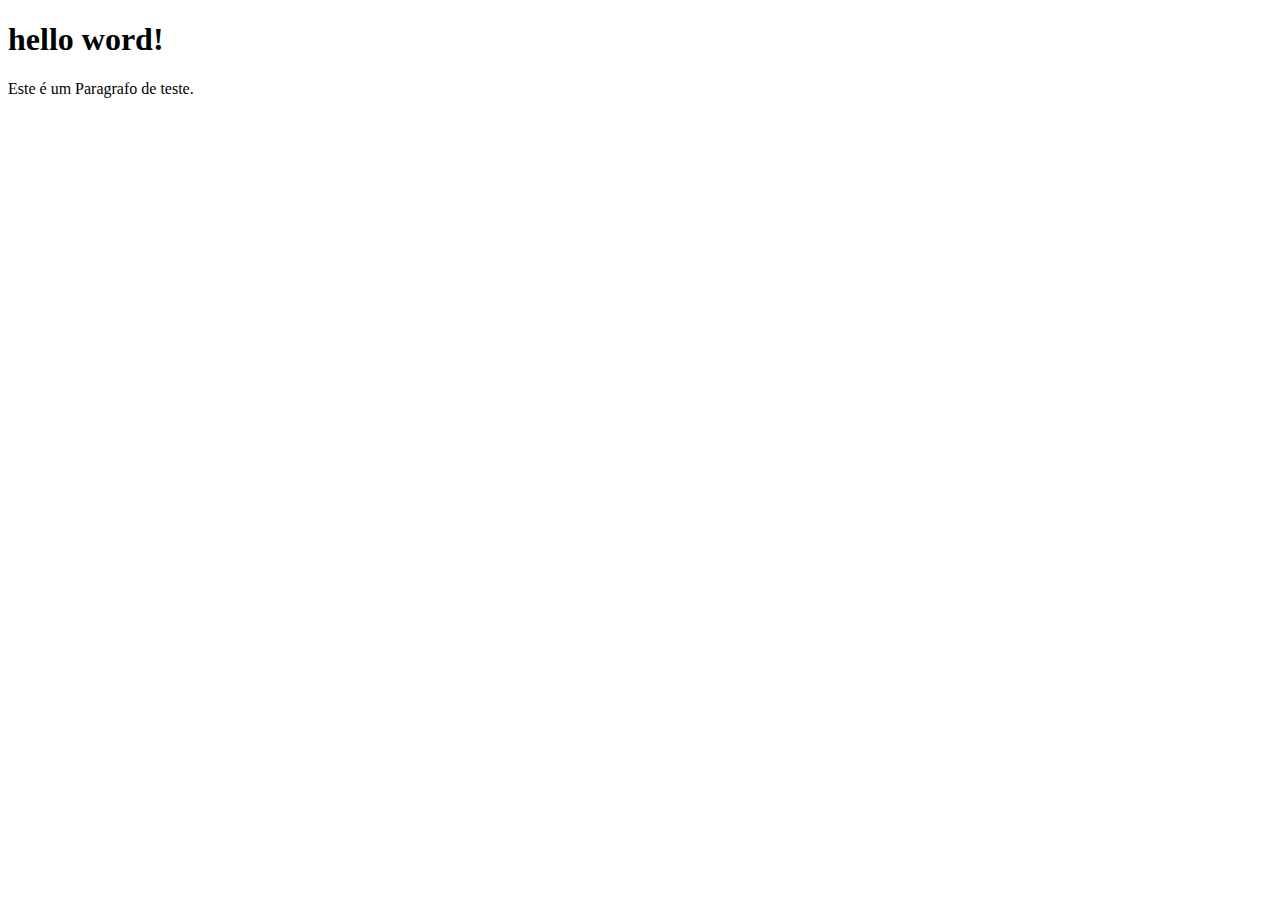
<file: index.html>
<!DOCTYPE html>
<html lang="pt-br">
  <head>
    <meta charset="UTF-8" />
    <meta name="viewport" content="width=device-width, initial-scale=1.0" />
    <title>Minha Web Page</title>
  </head>
  <body>
    <h1>hello word!</h1>
    <p>Este é um Paragrafo de teste.</p>
  </body>
</html>
</file>
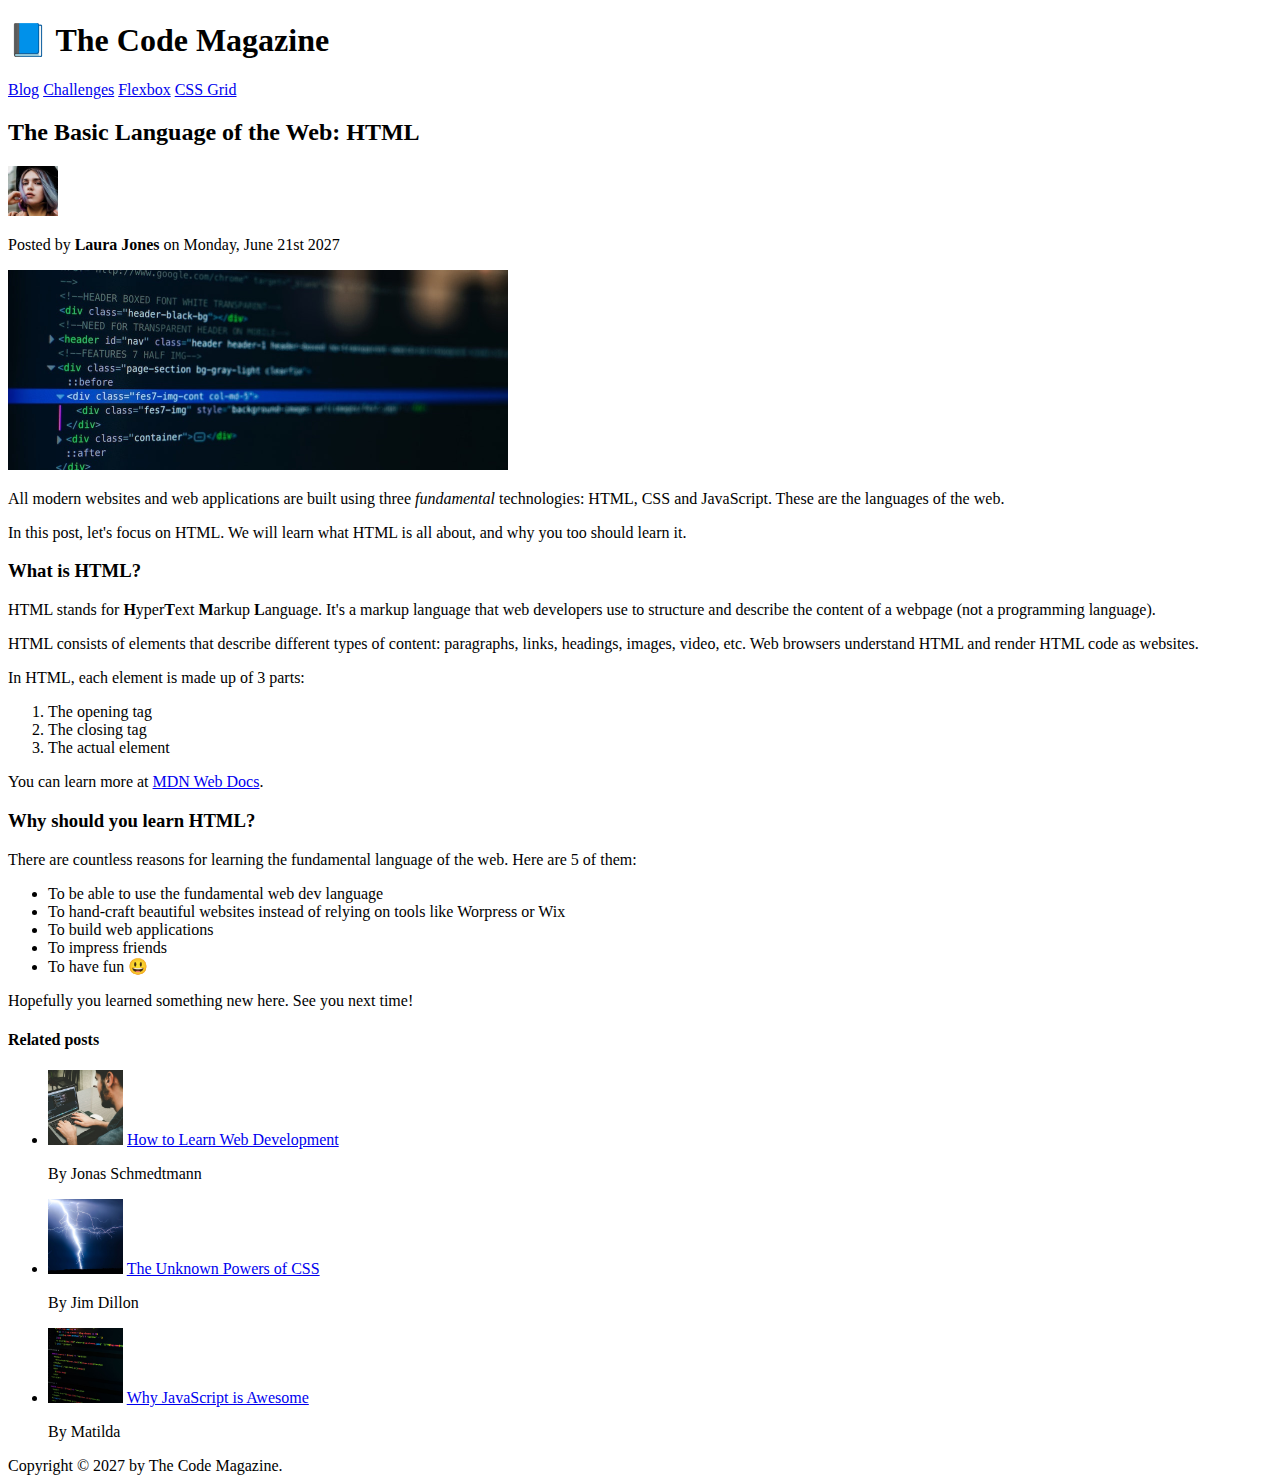
<file: Material do curso/html-css-course-master/html-css-course-master/final/02-HTML-Fundamentals/index.html>
<!DOCTYPE html>
<html lang="en">
  <head>
    <meta charset="UTF-8" />
    <title>The Basic Language of the Web: HTML</title>
  </head>

  <body>
    <!--
    <h1>The Basic Language of the Web: HTML</h1>
    <h2>The Basic Language of the Web: HTML</h2>
    <h3>The Basic Language of the Web: HTML</h3>
    <h4>The Basic Language of the Web: HTML</h4>
    <h5>The Basic Language of the Web: HTML</h5>
    <h6>The Basic Language of the Web: HTML</h6>
    -->

    <header>
      <h1>📘 The Code Magazine</h1>

      <nav>
        <a href="blog.html">Blog</a>
        <a href="#">Challenges</a>
        <a href="#">Flexbox</a>
        <a href="#">CSS Grid</a>
      </nav>
    </header>

    <article>
      <header>
        <h2>The Basic Language of the Web: HTML</h2>

        <img
          src="img/laura-jones.jpg"
          alt="Headshot of Laura Jones"
          height="50"
          width="50"
        />

        <p>Posted by <strong>Laura Jones</strong> on Monday, June 21st 2027</p>

        <img
          src="img/post-img.jpg"
          alt="HTML code on a screen"
          width="500"
          height="200"
        />
      </header>

      <p>
        All modern websites and web applications are built using three
        <em>fundamental</em>
        technologies: HTML, CSS and JavaScript. These are the languages of the
        web.
      </p>

      <p>
        In this post, let's focus on HTML. We will learn what HTML is all about,
        and why you too should learn it.
      </p>

      <h3>What is HTML?</h3>
      <p>
        HTML stands for <strong>H</strong>yper<strong>T</strong>ext
        <strong>M</strong>arkup <strong>L</strong>anguage. It's a markup
        language that web developers use to structure and describe the content
        of a webpage (not a programming language).
      </p>
      <p>
        HTML consists of elements that describe different types of content:
        paragraphs, links, headings, images, video, etc. Web browsers understand
        HTML and render HTML code as websites.
      </p>
      <p>In HTML, each element is made up of 3 parts:</p>

      <ol>
        <li>The opening tag</li>
        <li>The closing tag</li>
        <li>The actual element</li>
      </ol>

      <p>
        You can learn more at
        <a
          href="https://developer.mozilla.org/en-US/docs/Web/HTML"
          target="_blank"
          >MDN Web Docs</a
        >.
      </p>

      <h3>Why should you learn HTML?</h3>

      <p>
        There are countless reasons for learning the fundamental language of the
        web. Here are 5 of them:
      </p>

      <ul>
        <li>To be able to use the fundamental web dev language</li>
        <li>
          To hand-craft beautiful websites instead of relying on tools like
          Worpress or Wix
        </li>
        <li>To build web applications</li>
        <li>To impress friends</li>
        <li>To have fun 😃</li>
      </ul>

      <p>Hopefully you learned something new here. See you next time!</p>
    </article>

    <aside>
      <h4>Related posts</h4>

      <ul>
        <li>
          <img
            src="img/related-1.jpg"
            alt="Person programming"
            width="75"
            width="75"
          />
          <a href="#">How to Learn Web Development</a>
          <p>By Jonas Schmedtmann</p>
        </li>
        <li>
          <img src="img/related-2.jpg" alt="Lightning" width="75" heigth="75" />
          <a href="#">The Unknown Powers of CSS</a>
          <p>By Jim Dillon</p>
        </li>
        <li>
          <img
            src="img/related-3.jpg"
            alt="JavaScript code on a screen"
            width="75"
            height="75"
          />
          <a href="#">Why JavaScript is Awesome</a>
          <p>By Matilda</p>
        </li>
      </ul>
    </aside>

    <footer>Copyright &copy; 2027 by The Code Magazine.</footer>
  </body>
</html>
</file>
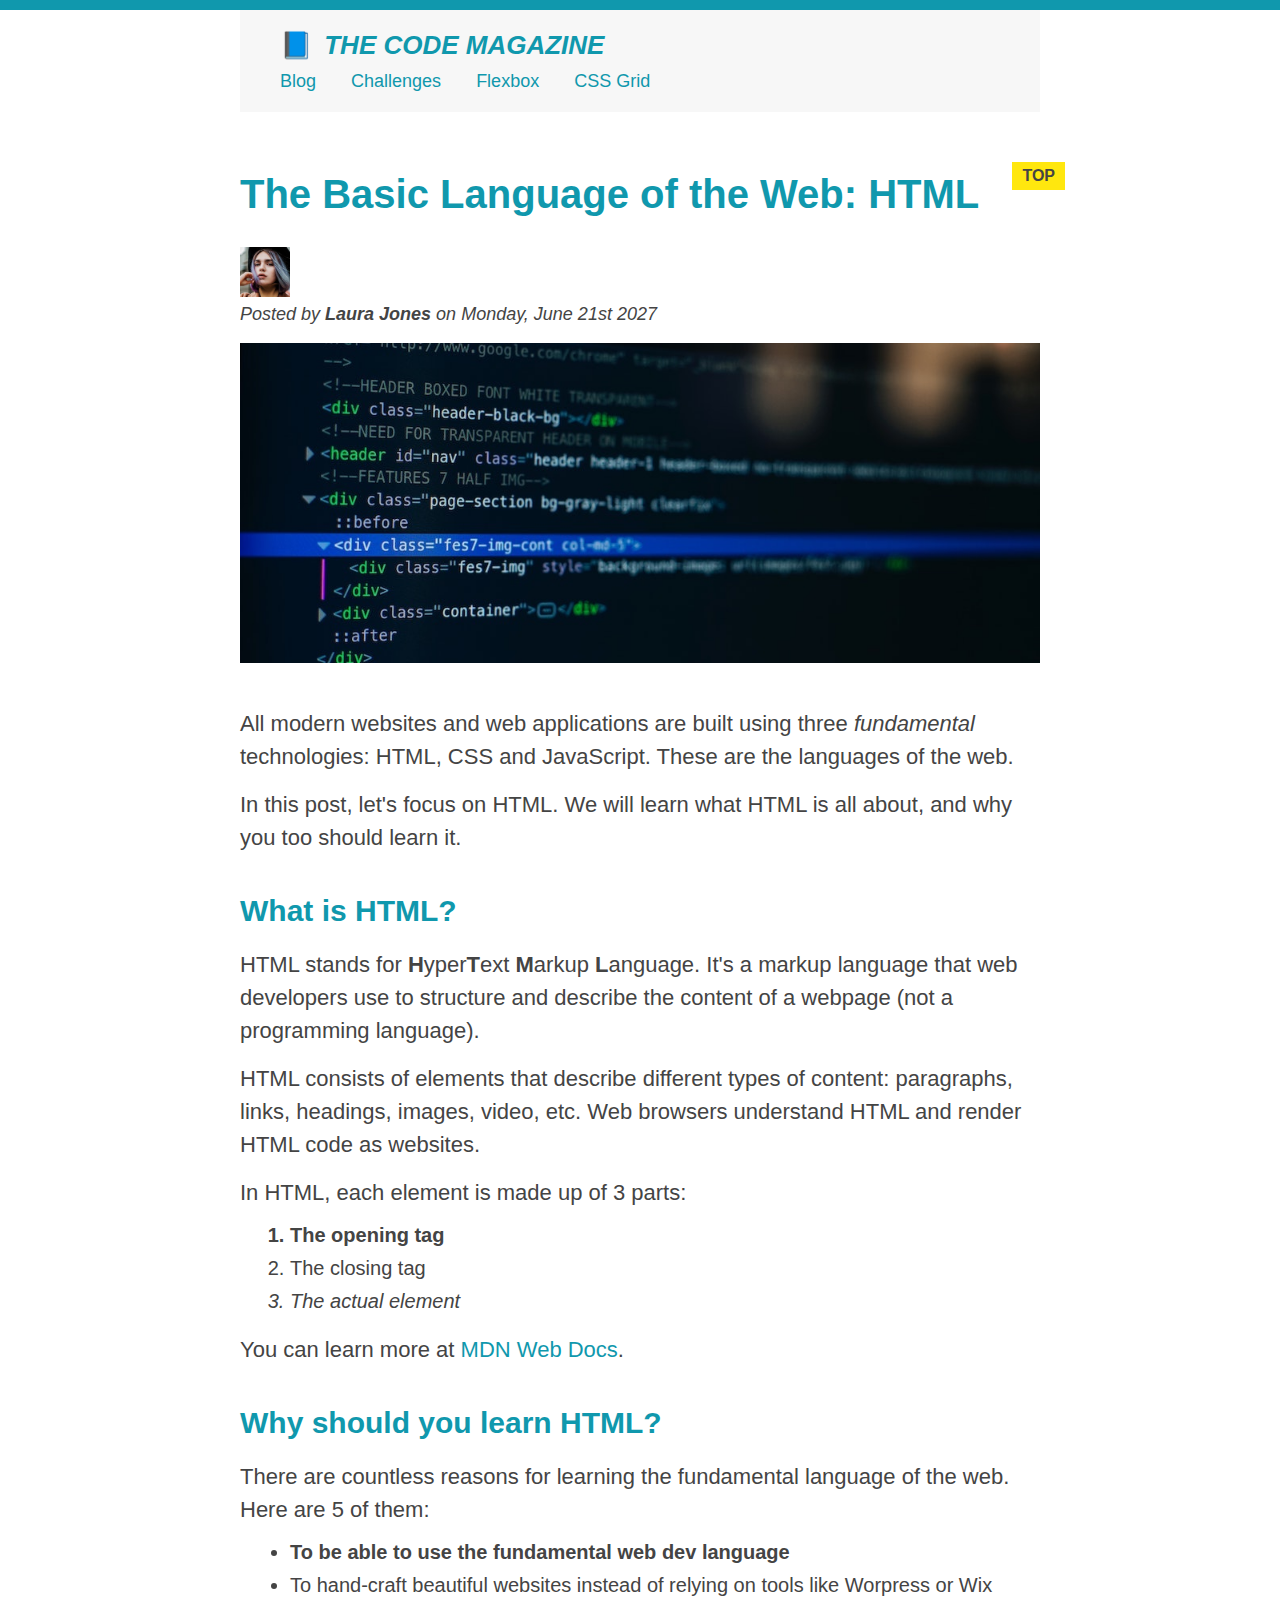
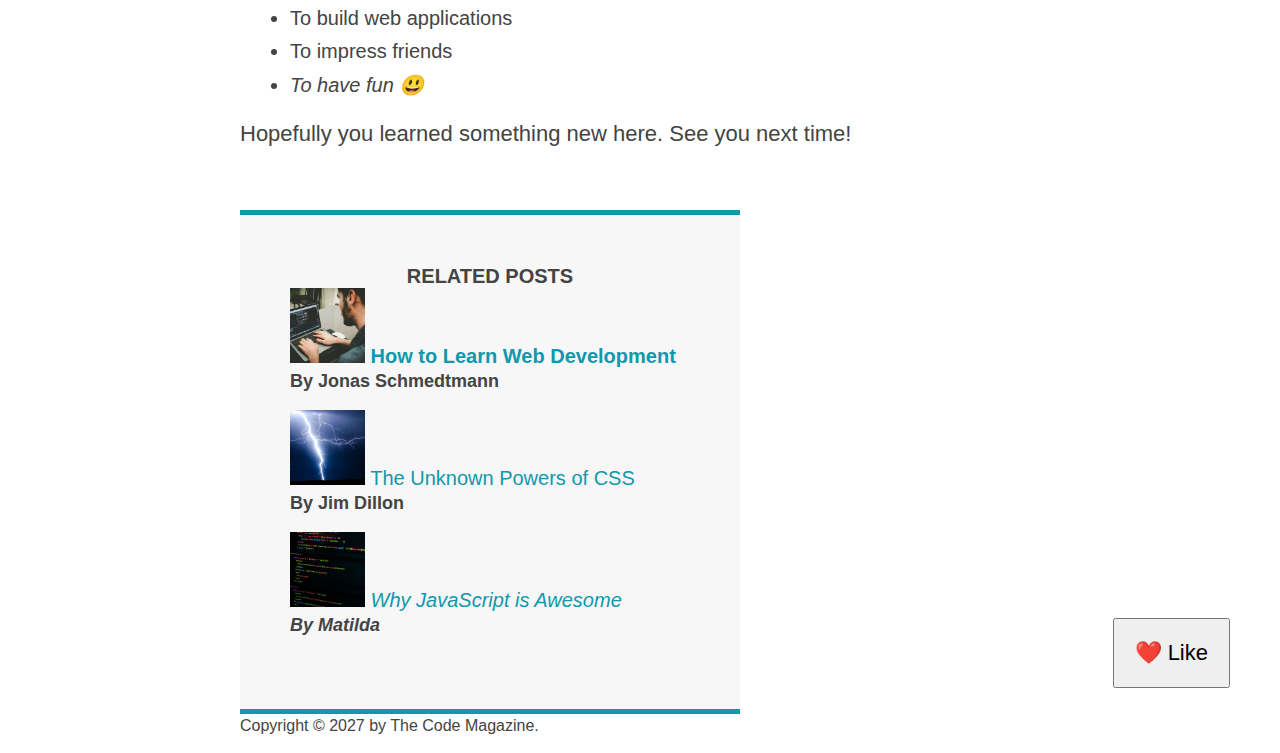
<file: Material do curso/html-css-course-master/html-css-course-master/final/03-CSS-Fundamentals/index.html>
<!DOCTYPE html>
<html lang="en">
  <head>
    <meta charset="UTF-8" />
    <link href="style.css" rel="stylesheet" />

    <title>The Basic Language of the Web: HTML</title>
  </head>

  <body>
    <!--
    <h1>The Basic Language of the Web: HTML</h1>
    <h2>The Basic Language of the Web: HTML</h2>
    <h3>The Basic Language of the Web: HTML</h3>
    <h4>The Basic Language of the Web: HTML</h4>
    <h5>The Basic Language of the Web: HTML</h5>
    <h6>The Basic Language of the Web: HTML</h6>
    -->

    <div class="container">
      <header class="main-header">
        <h1>📘 The Code Magazine</h1>

        <nav>
          <!-- <strong>This is the navigation</strong> -->
          <a href="blog.html">Blog</a>
          <a href="#">Challenges</a>
          <a href="#">Flexbox</a>
          <a href="#">CSS Grid</a>
        </nav>
      </header>

      <article>
        <header class="post-header">
          <h2>The Basic Language of the Web: HTML</h2>

          <img
            src="img/laura-jones.jpg"
            alt="Headshot of Laura Jones"
            height="50"
            width="50"
          />

          <p id="author">
            Posted by <strong>Laura Jones</strong> on Monday, June 21st 2027
          </p>

          <img
            src="img/post-img.jpg"
            alt="HTML code on a screen"
            width="500"
            height="200"
            class="post-img"
          />
          <button>❤️ Like</button>
        </header>

        <p>
          All modern websites and web applications are built using three
          <em>fundamental</em>
          technologies: HTML, CSS and JavaScript. These are the languages of the
          web.
        </p>

        <p>
          In this post, let's focus on HTML. We will learn what HTML is all
          about, and why you too should learn it.
        </p>

        <h3>What is HTML?</h3>
        <p>
          HTML stands for <strong>H</strong>yper<strong>T</strong>ext
          <strong>M</strong>arkup <strong>L</strong>anguage. It's a markup
          language that web developers use to structure and describe the content
          of a webpage (not a programming language).
        </p>
        <p>
          HTML consists of elements that describe different types of content:
          paragraphs, links, headings, images, video, etc. Web browsers
          understand HTML and render HTML code as websites.
        </p>
        <p>In HTML, each element is made up of 3 parts:</p>

        <ol>
          <li class="first-li">The opening tag</li>
          <li>The closing tag</li>
          <li>The actual element</li>
        </ol>

        <p>
          You can learn more at
          <a
            href="https://developer.mozilla.org/en-US/docs/Web/HTML"
            target="_blank"
            >MDN Web Docs</a
          >.
        </p>

        <h3>Why should you learn HTML?</h3>

        <p>
          There are countless reasons for learning the fundamental language of
          the web. Here are 5 of them:
        </p>

        <ul>
          <li class="first-li">
            To be able to use the fundamental web dev language
          </li>
          <li>
            To hand-craft beautiful websites instead of relying on tools like
            Worpress or Wix
          </li>
          <li>To build web applications</li>
          <li>To impress friends</li>
          <li>To have fun 😃</li>
        </ul>

        <p>Hopefully you learned something new here. See you next time!</p>
      </article>

      <aside>
        <h4>Related posts</h4>

        <ul class="related">
          <li>
            <img
              src="img/related-1.jpg"
              alt="Person programming"
              width="75"
              height="75"
            />
            <a href="#">How to Learn Web Development</a>
            <p class="related-author">By Jonas Schmedtmann</p>
          </li>
          <li>
            <img
              src="img/related-2.jpg"
              alt="Lightning"
              width="75"
              height="75"
            />
            <a href="#">The Unknown Powers of CSS</a>
            <p class="related-author">By Jim Dillon</p>
          </li>
          <li>
            <img
              src="img/related-3.jpg"
              alt="JavaScript code on a screen"
              width="75"
              height="75"
            />
            <a href="#">Why JavaScript is Awesome</a>
            <p class="related-author">By Matilda</p>
          </li>
        </ul>
      </aside>

      <footer>
        <p id="copyright" class="copyright text">
          Copyright &copy; 2027 by The Code Magazine.
        </p>
      </footer>
    </div>
  </body>
</html>
</file>
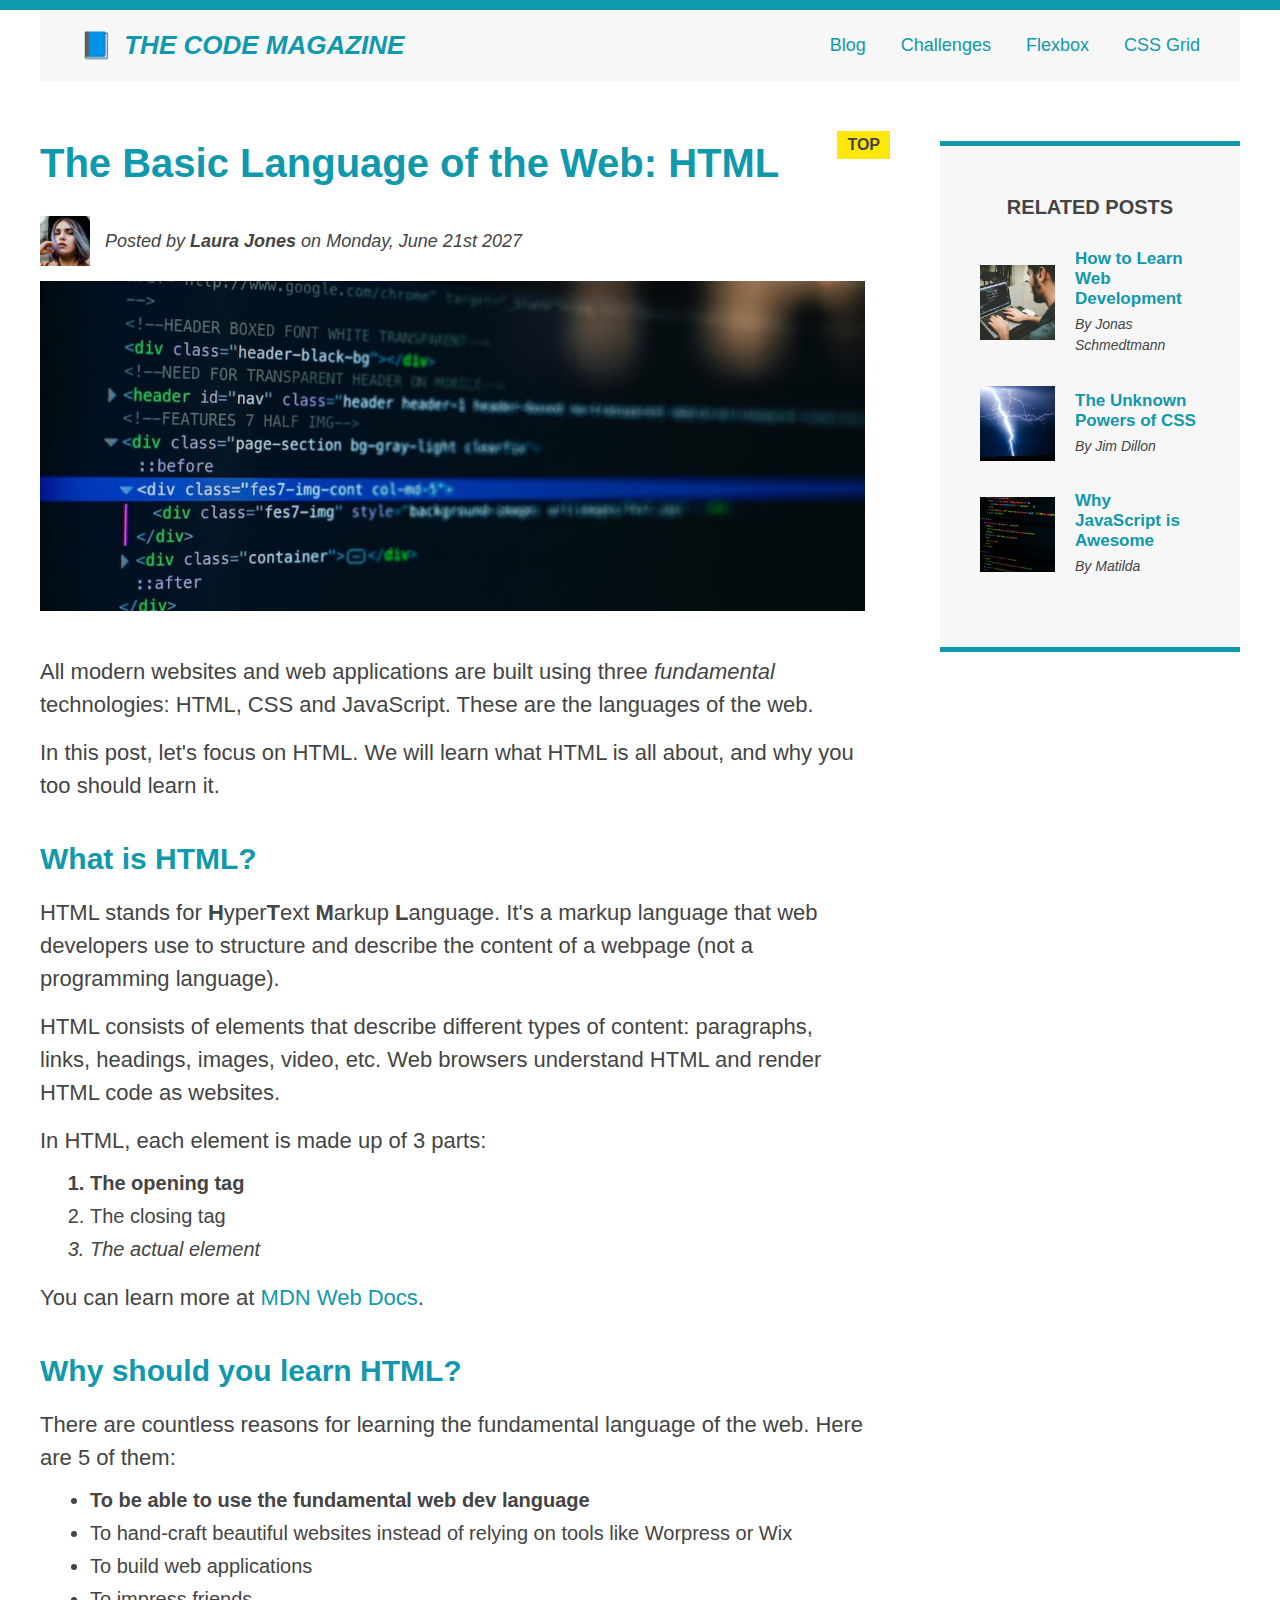
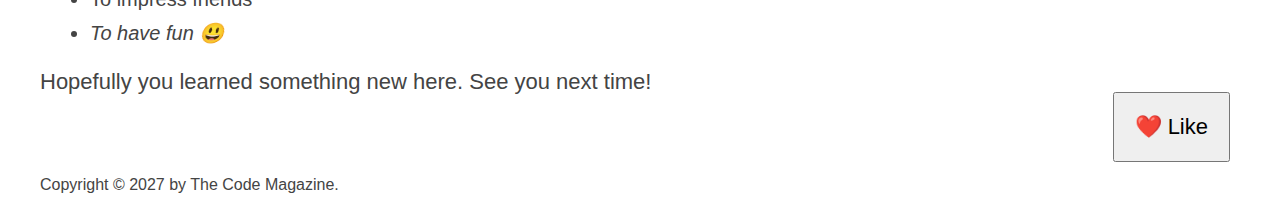
<file: Material do curso/html-css-course-master/html-css-course-master/final/04-CSS-Layouts/index.html>
<!DOCTYPE html>
<html lang="en">
  <head>
    <meta charset="UTF-8" />
    <link href="style.css" rel="stylesheet" />

    <title>The Basic Language of the Web: HTML</title>
  </head>

  <body>
    <!--
    <h1>The Basic Language of the Web: HTML</h1>
    <h2>The Basic Language of the Web: HTML</h2>
    <h3>The Basic Language of the Web: HTML</h3>
    <h4>The Basic Language of the Web: HTML</h4>
    <h5>The Basic Language of the Web: HTML</h5>
    <h6>The Basic Language of the Web: HTML</h6>
    -->

    <div class="container">
      <header class="main-header clearfix">
        <h1>📘 The Code Magazine</h1>

        <nav>
          <!-- <strong>This is the navigation</strong> -->
          <a href="blog.html">Blog</a>
          <a href="#">Challenges</a>
          <a href="flexbox.html">Flexbox</a>
          <a href="css-grid.html">CSS Grid</a>
        </nav>

        <!-- <div class="clear"></div> -->
      </header>

      <!-- ONLY NECESSARY FOR FLEXBOX -->
      <!-- <div class="row"> -->
      <article>
        <header class="post-header">
          <h2>The Basic Language of the Web: HTML</h2>

          <div class="author-box">
            <img
              src="img/laura-jones.jpg"
              alt="Headshot of Laura Jones"
              height="50"
              width="50"
              class="author-img"
            />

            <p id="author" class="author">
              Posted by <strong>Laura Jones</strong> on Monday, June 21st 2027
            </p>
          </div>

          <img
            src="img/post-img.jpg"
            alt="HTML code on a screen"
            width="500"
            height="200"
            class="post-img"
          />
          <button>❤️ Like</button>
        </header>

        <p>
          All modern websites and web applications are built using three
          <em>fundamental</em>
          technologies: HTML, CSS and JavaScript. These are the languages of the
          web.
        </p>

        <p>
          In this post, let's focus on HTML. We will learn what HTML is all
          about, and why you too should learn it.
        </p>

        <h3>What is HTML?</h3>
        <p>
          HTML stands for <strong>H</strong>yper<strong>T</strong>ext
          <strong>M</strong>arkup <strong>L</strong>anguage. It's a markup
          language that web developers use to structure and describe the content
          of a webpage (not a programming language).
        </p>
        <p>
          HTML consists of elements that describe different types of content:
          paragraphs, links, headings, images, video, etc. Web browsers
          understand HTML and render HTML code as websites.
        </p>
        <p>In HTML, each element is made up of 3 parts:</p>

        <ol>
          <li class="first-li">The opening tag</li>
          <li>The closing tag</li>
          <li>The actual element</li>
        </ol>

        <p>
          You can learn more at
          <a
            href="https://developer.mozilla.org/en-US/docs/Web/HTML"
            target="_blank"
            >MDN Web Docs</a
          >.
        </p>

        <h3>Why should you learn HTML?</h3>

        <p>
          There are countless reasons for learning the fundamental language of
          the web. Here are 5 of them:
        </p>

        <ul>
          <li class="first-li">
            To be able to use the fundamental web dev language
          </li>
          <li>
            To hand-craft beautiful websites instead of relying on tools like
            Worpress or Wix
          </li>
          <li>To build web applications</li>
          <li>To impress friends</li>
          <li>To have fun 😃</li>
        </ul>

        <p>Hopefully you learned something new here. See you next time!</p>
      </article>

      <aside>
        <h4>Related posts</h4>

        <ul class="related">
          <li class="related-post">
            <img
              src="img/related-1.jpg"
              alt="Person programming"
              width="75"
              height="75"
            />
            <div>
              <a href="#" class="related-link">How to Learn Web Development</a>
              <p class="related-author">By Jonas Schmedtmann</p>
            </div>
          </li>
          <li class="related-post">
            <img
              src="img/related-2.jpg"
              alt="Lightning"
              width="75"
              height="75"
            />
            <div>
              <a href="#" class="related-link">The Unknown Powers of CSS</a>
              <p class="related-author">By Jim Dillon</p>
            </div>
          </li>
          <li class="related-post">
            <img
              src="img/related-3.jpg"
              alt="JavaScript code on a screen"
              width="75"
              height="75"
            />
            <div>
              <a href="#" class="related-link">Why JavaScript is Awesome</a>
              <p class="related-author">By Matilda</p>
            </div>
          </li>
        </ul>
      </aside>
      <!-- </div> -->

      <footer>
        <p id="copyright" class="copyright text">
          Copyright &copy; 2027 by The Code Magazine.
        </p>
      </footer>
    </div>
  </body>
</html>
</file>
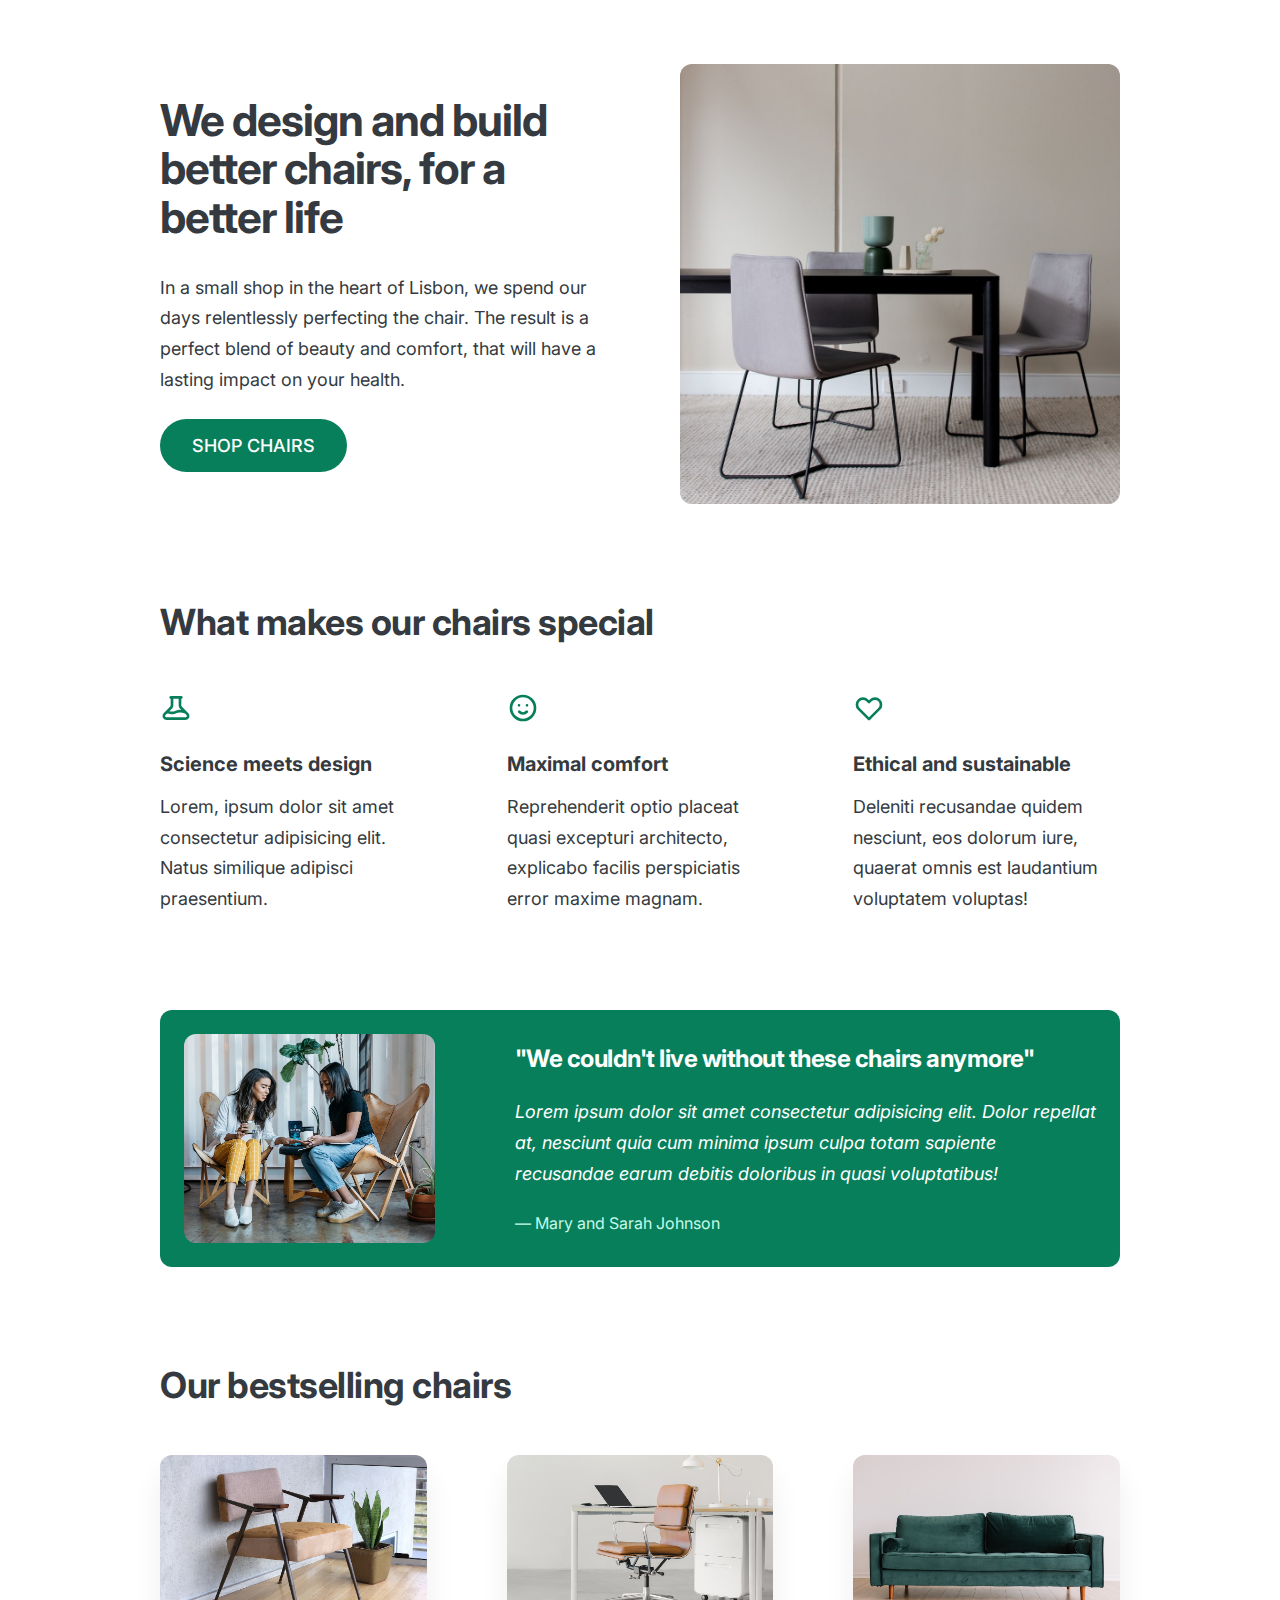
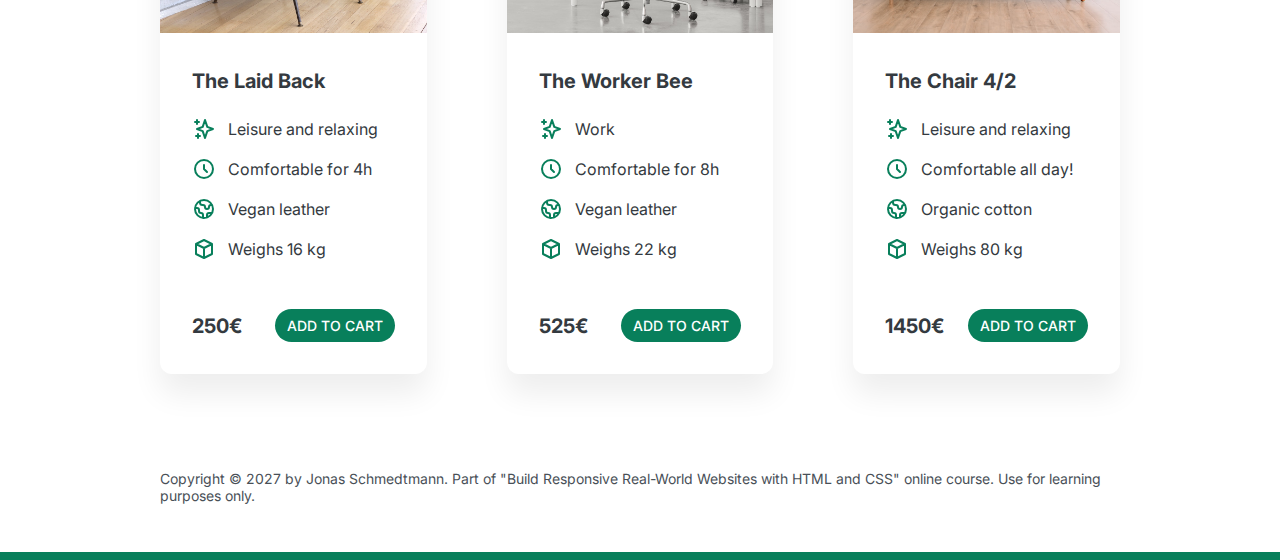
<file: Material do curso/html-css-course-master/html-css-course-master/final/05-Design/index.html>
<!DOCTYPE html>
<html lang="en">
  <head>
    <meta charset="UTF-8" />
    <meta http-equiv="X-UA-Compatible" content="IE=edge" />
    <meta name="viewport" content="width=device-width, initial-scale=1.0" />

    <link rel="preconnect" href="https://fonts.gstatic.com" />
    <link
      href="https://fonts.googleapis.com/css2?family=Inter:wght@400;500;700&display=swap"
      rel="stylesheet"
    />

    <link rel="stylesheet" href="style.css" />
    <title>Lisbon Chair Shop</title>
  </head>
  <body>
    <div class="container">
      <header>
        <div class="header-text-box">
          <h1>We design and build better chairs, for a better life</h1>
          <p class="header-text">
            In a small shop in the heart of Lisbon, we spend our days
            relentlessly perfecting the chair. The result is a perfect blend of
            beauty and comfort, that will have a lasting impact on your health.
          </p>
          <a class="btn btn--big" href="#">Shop chairs</a>
        </div>
        <img src="hero.jpg" alt="Photo" />
      </header>

      <section>
        <h2>What makes our chairs special</h2>
        <div class="grid-3-cols">
          <div>
            <svg
              xmlns="http://www.w3.org/2000/svg"
              class="features-icon"
              fill="none"
              viewBox="0 0 24 24"
              stroke="currentColor"
            >
              <path
                stroke-linecap="round"
                stroke-linejoin="round"
                stroke-width="2"
                d="M19.428 15.428a2 2 0 00-1.022-.547l-2.387-.477a6 6 0 00-3.86.517l-.318.158a6 6 0 01-3.86.517L6.05 15.21a2 2 0 00-1.806.547M8 4h8l-1 1v5.172a2 2 0 00.586 1.414l5 5c1.26 1.26.367 3.414-1.415 3.414H4.828c-1.782 0-2.674-2.154-1.414-3.414l5-5A2 2 0 009 10.172V5L8 4z"
              />
            </svg>
            <p class="features-title"><strong>Science meets design</strong></p>
            <p class="features-text">
              Lorem, ipsum dolor sit amet consectetur adipisicing elit. Natus
              similique adipisci praesentium.
            </p>
          </div>

          <div>
            <svg
              xmlns="http://www.w3.org/2000/svg"
              class="features-icon"
              fill="none"
              viewBox="0 0 24 24"
              stroke="currentColor"
            >
              <path
                stroke-linecap="round"
                stroke-linejoin="round"
                stroke-width="2"
                d="M14.828 14.828a4 4 0 01-5.656 0M9 10h.01M15 10h.01M21 12a9 9 0 11-18 0 9 9 0 0118 0z"
              />
            </svg>
            <p class="features-title">
              <strong>Maximal comfort</strong>
            </p>
            <p class="features-text">
              Reprehenderit optio placeat quasi excepturi architecto, explicabo
              facilis perspiciatis error maxime magnam.
            </p>
          </div>

          <div>
            <svg
              xmlns="http://www.w3.org/2000/svg"
              class="features-icon"
              fill="none"
              viewBox="0 0 24 24"
              stroke="currentColor"
            >
              <path
                stroke-linecap="round"
                stroke-linejoin="round"
                stroke-width="2"
                d="M4.318 6.318a4.5 4.5 0 000 6.364L12 20.364l7.682-7.682a4.5 4.5 0 00-6.364-6.364L12 7.636l-1.318-1.318a4.5 4.5 0 00-6.364 0z"
              />
            </svg>
            <p class="features-title">
              <strong>Ethical and sustainable</strong>
            </p>
            <p class="features-text">
              Deleniti recusandae quidem nesciunt, eos dolorum iure, quaerat
              omnis est laudantium voluptatem voluptas!
            </p>
          </div>
        </div>
      </section>

      <section class="testimonial-section">
        <div class="grid-3-cols">
          <img src="customers.jpg" alt="People sitting on chairs" />
          <div class="testimonial-box">
            <h2>"We couldn't live without these chairs anymore"</h2>
            <blockquote class="testimonial-text">
              Lorem ipsum dolor sit amet consectetur adipisicing elit. Dolor
              repellat at, nesciunt quia cum minima ipsum culpa totam sapiente
              recusandae earum debitis doloribus in quasi voluptatibus!
            </blockquote>
            <p class="testimonial-author">&mdash; Mary and Sarah Johnson</p>
          </div>
        </div>
      </section>

      <section>
        <h2>Our bestselling chairs</h2>
        <div class="grid-3-cols">
          <figure class="chair">
            <img src="chair-1.jpg" alt="Chair" />
            <div class="chair-box">
              <h3>The Laid Back</h3>
              <ul class="chair-details">
                <li>
                  <svg
                    xmlns="http://www.w3.org/2000/svg"
                    class="chair-icon"
                    fill="none"
                    viewBox="0 0 24 24"
                    stroke="currentColor"
                  >
                    <path
                      stroke-linecap="round"
                      stroke-linejoin="round"
                      stroke-width="2"
                      d="M5 3v4M3 5h4M6 17v4m-2-2h4m5-16l2.286 6.857L21 12l-5.714 2.143L13 21l-2.286-6.857L5 12l5.714-2.143L13 3z"
                    />
                  </svg>
                  <!-- Span is a generic INLINE text element, it doesn't have any meaning. It's like a div element, but inline -->
                  <span>Leisure and relaxing</span>
                </li>
                <li>
                  <svg
                    xmlns="http://www.w3.org/2000/svg"
                    class="chair-icon"
                    fill="none"
                    viewBox="0 0 24 24"
                    stroke="currentColor"
                  >
                    <path
                      stroke-linecap="round"
                      stroke-linejoin="round"
                      stroke-width="2"
                      d="M12 8v4l3 3m6-3a9 9 0 11-18 0 9 9 0 0118 0z"
                    />
                  </svg>
                  <span>Comfortable for 4h</span>
                </li>
                <li>
                  <svg
                    xmlns="http://www.w3.org/2000/svg"
                    class="chair-icon"
                    fill="none"
                    viewBox="0 0 24 24"
                    stroke="currentColor"
                  >
                    <path
                      stroke-linecap="round"
                      stroke-linejoin="round"
                      stroke-width="2"
                      d="M3.055 11H5a2 2 0 012 2v1a2 2 0 002 2 2 2 0 012 2v2.945M8 3.935V5.5A2.5 2.5 0 0010.5 8h.5a2 2 0 012 2 2 2 0 104 0 2 2 0 012-2h1.064M15 20.488V18a2 2 0 012-2h3.064M21 12a9 9 0 11-18 0 9 9 0 0118 0z"
                    />
                  </svg>
                  <span>Vegan leather</span>
                </li>
                <li>
                  <svg
                    xmlns="http://www.w3.org/2000/svg"
                    class="chair-icon"
                    fill="none"
                    viewBox="0 0 24 24"
                    stroke="currentColor"
                  >
                    <path
                      stroke-linecap="round"
                      stroke-linejoin="round"
                      stroke-width="2"
                      d="M20 7l-8-4-8 4m16 0l-8 4m8-4v10l-8 4m0-10L4 7m8 4v10M4 7v10l8 4"
                    />
                  </svg>
                  <span>Weighs 16 kg</span>
                </li>
              </ul>
              <div class="chair-price">
                <strong>250€</strong>
                <a href="#" class="btn btn--small">Add to cart</a>
              </div>
            </div>
          </figure>

          <figure class="chair">
            <img src="chair-2.jpg" alt="Chair" />
            <div class="chair-box">
              <h3>The Worker Bee</h3>
              <ul class="chair-details">
                <li>
                  <svg
                    xmlns="http://www.w3.org/2000/svg"
                    class="chair-icon"
                    fill="none"
                    viewBox="0 0 24 24"
                    stroke="currentColor"
                  >
                    <path
                      stroke-linecap="round"
                      stroke-linejoin="round"
                      stroke-width="2"
                      d="M5 3v4M3 5h4M6 17v4m-2-2h4m5-16l2.286 6.857L21 12l-5.714 2.143L13 21l-2.286-6.857L5 12l5.714-2.143L13 3z"
                    />
                  </svg>
                  <span>Work</span>
                </li>
                <li>
                  <svg
                    xmlns="http://www.w3.org/2000/svg"
                    class="chair-icon"
                    fill="none"
                    viewBox="0 0 24 24"
                    stroke="currentColor"
                  >
                    <path
                      stroke-linecap="round"
                      stroke-linejoin="round"
                      stroke-width="2"
                      d="M12 8v4l3 3m6-3a9 9 0 11-18 0 9 9 0 0118 0z"
                    />
                  </svg>
                  <span>Comfortable for 8h</span>
                </li>
                <li>
                  <svg
                    xmlns="http://www.w3.org/2000/svg"
                    class="chair-icon"
                    fill="none"
                    viewBox="0 0 24 24"
                    stroke="currentColor"
                  >
                    <path
                      stroke-linecap="round"
                      stroke-linejoin="round"
                      stroke-width="2"
                      d="M3.055 11H5a2 2 0 012 2v1a2 2 0 002 2 2 2 0 012 2v2.945M8 3.935V5.5A2.5 2.5 0 0010.5 8h.5a2 2 0 012 2 2 2 0 104 0 2 2 0 012-2h1.064M15 20.488V18a2 2 0 012-2h3.064M21 12a9 9 0 11-18 0 9 9 0 0118 0z"
                    />
                  </svg>
                  <span>Vegan leather</span>
                </li>
                <li>
                  <svg
                    xmlns="http://www.w3.org/2000/svg"
                    class="chair-icon"
                    fill="none"
                    viewBox="0 0 24 24"
                    stroke="currentColor"
                  >
                    <path
                      stroke-linecap="round"
                      stroke-linejoin="round"
                      stroke-width="2"
                      d="M20 7l-8-4-8 4m16 0l-8 4m8-4v10l-8 4m0-10L4 7m8 4v10M4 7v10l8 4"
                    />
                  </svg>
                  <span>Weighs 22 kg</span>
                </li>
              </ul>
              <div class="chair-price">
                <strong>525€</strong>
                <a href="#" class="btn btn--small">Add to cart</a>
              </div>
            </div>
          </figure>

          <figure class="chair">
            <img src="chair-3.jpg" alt="Chair" />
            <div class="chair-box">
              <h3>The Chair 4/2</h3>
              <ul class="chair-details">
                <li>
                  <svg
                    xmlns="http://www.w3.org/2000/svg"
                    class="chair-icon"
                    fill="none"
                    viewBox="0 0 24 24"
                    stroke="currentColor"
                  >
                    <path
                      stroke-linecap="round"
                      stroke-linejoin="round"
                      stroke-width="2"
                      d="M5 3v4M3 5h4M6 17v4m-2-2h4m5-16l2.286 6.857L21 12l-5.714 2.143L13 21l-2.286-6.857L5 12l5.714-2.143L13 3z"
                    />
                  </svg>
                  <span>Leisure and relaxing</span>
                </li>
                <li>
                  <svg
                    xmlns="http://www.w3.org/2000/svg"
                    class="chair-icon"
                    fill="none"
                    viewBox="0 0 24 24"
                    stroke="currentColor"
                  >
                    <path
                      stroke-linecap="round"
                      stroke-linejoin="round"
                      stroke-width="2"
                      d="M12 8v4l3 3m6-3a9 9 0 11-18 0 9 9 0 0118 0z"
                    />
                  </svg>
                  <span>Comfortable all day!</span>
                </li>
                <li>
                  <svg
                    xmlns="http://www.w3.org/2000/svg"
                    class="chair-icon"
                    fill="none"
                    viewBox="0 0 24 24"
                    stroke="currentColor"
                  >
                    <path
                      stroke-linecap="round"
                      stroke-linejoin="round"
                      stroke-width="2"
                      d="M3.055 11H5a2 2 0 012 2v1a2 2 0 002 2 2 2 0 012 2v2.945M8 3.935V5.5A2.5 2.5 0 0010.5 8h.5a2 2 0 012 2 2 2 0 104 0 2 2 0 012-2h1.064M15 20.488V18a2 2 0 012-2h3.064M21 12a9 9 0 11-18 0 9 9 0 0118 0z"
                    />
                  </svg>
                  <span>Organic cotton</span>
                </li>
                <li>
                  <svg
                    xmlns="http://www.w3.org/2000/svg"
                    class="chair-icon"
                    fill="none"
                    viewBox="0 0 24 24"
                    stroke="currentColor"
                  >
                    <path
                      stroke-linecap="round"
                      stroke-linejoin="round"
                      stroke-width="2"
                      d="M20 7l-8-4-8 4m16 0l-8 4m8-4v10l-8 4m0-10L4 7m8 4v10M4 7v10l8 4"
                    />
                  </svg>
                  <span>Weighs 80 kg</span>
                </li>
              </ul>
              <div class="chair-price">
                <strong>1450€</strong>
                <a href="#" class="btn btn--small">Add to cart</a>
              </div>
            </div>
          </figure>
        </div>
      </section>

      <footer>
        Copyright &copy; 2027 by Jonas Schmedtmann. Part of "Build Responsive
        Real-World Websites with HTML and CSS" online course. Use for learning
        purposes only.
      </footer>
    </div>
  </body>
</html>
</file>
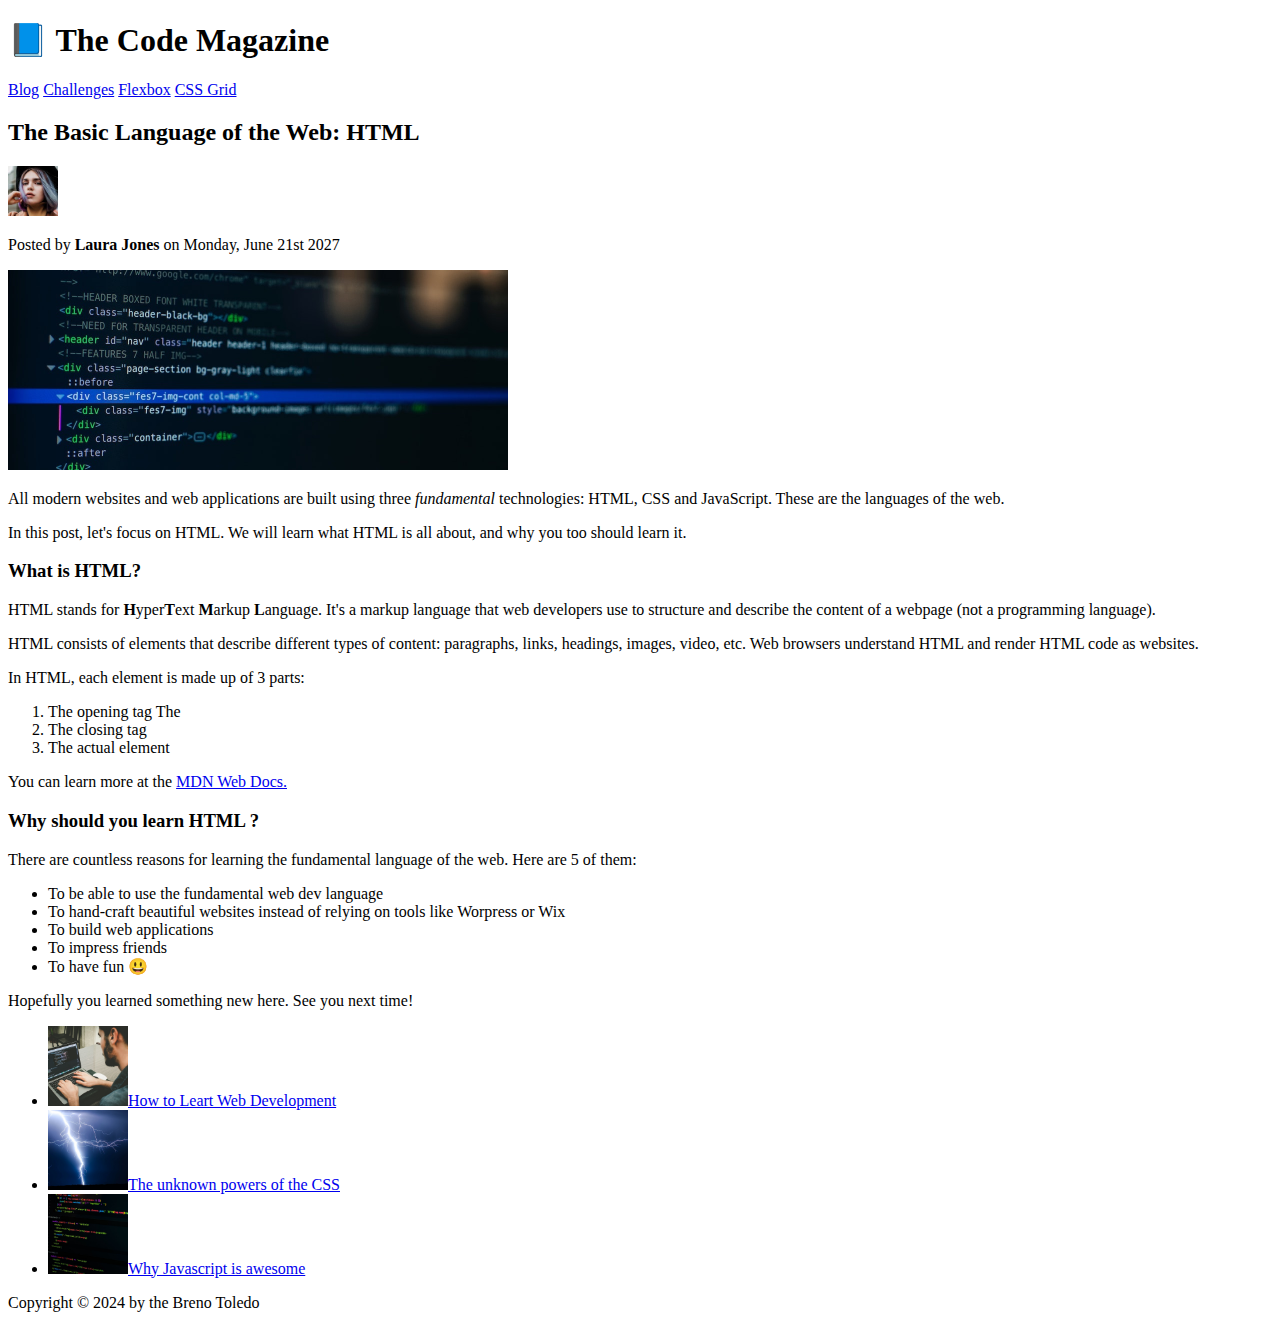
<file: Material do curso/html-css-course-master/html-css-course-master/starter/02-HTML-Fundamentals/index.html>
<!-- Indica para o navegador que você está utilizando o HTML -->
<!DOCTYPE html>
<html lang="pt-br">
  <head>
    <meta charset="UTF-8" />

    <title>Exemplo de página HTML</title>
  </head>

  <body>
    <!-- <h1>The Basic Language of the web: HTML</h1>
    <h2>The Basic Language of the web: HTML</h2>
    <h3>The Basic Language of the web: HTML</h3>
    <h4>The Basic Language of the web: HTML</h4>
    <h5>The Basic Language of the web: HTML</h5>
    <h6>The Basic Language of the web: HTML</h6> -->

    <header>
      <h1>📘 The Code Magazine</h1>

      <nav>
        <a href="blog.html">Blog</a>
        <a href="#">Challenges</a>
        <a href="#">Flexbox</a>
        <a href="#">CSS Grid</a>
      </nav>
    </header>

    <article>
      <header>
        <h2>The Basic Language of the Web: HTML</h2>

        <img
          src="img/laura-jones.jpg"
          alt="Headshot of Laura Jones"
          width="50"
          height="50"
        />
        <p>Posted by <strong>Laura Jones</strong> on Monday, June 21st 2027</p>

        <img
          src="img/post-img.jpg"
          alt="Html code on screen"
          width="500"
          height="200"
        />
      </header>

      <p>
        All modern websites and web applications are built using three
        <i>fundamental</i>
        technologies: HTML, CSS and JavaScript. These are the languages of the
        web.
      </p>
      <p>
        In this post, let's focus on HTML. We will learn what HTML is all about,
        and why you too should learn it.
      </p>
      <h3>What is HTML?</h3>
      <p>
        HTML stands for <strong>H</strong>yper<strong>T</strong>ext
        <strong>M</strong>arkup <strong>L</strong>anguage. It's a markup
        language that web developers use to structure and describe the content
        of a webpage (not a programming language).
      </p>
      <p>
        HTML consists of elements that describe different types of content:
        paragraphs, links, headings, images, video, etc. Web browsers understand
        HTML and render HTML code as websites.
      </p>
      <p>In HTML, each element is made up of 3 parts:</p>

      <!-- Lista Ordenada -->
      <ol>
        <li>The opening tag The</li>
        <li>The closing tag</li>
        <li>The actual element</li>
      </ol>

      <p>
        You can learn more at the
        <a href="https://developer.mozilla.org/pt-BR/docs/Web/HTML">
          MDN Web Docs.
        </a>
      </p>

      <h3>Why should you learn HTML ?</h3>

      <p>
        There are countless reasons for learning the fundamental language of the
        web. Here are 5 of them:
      </p>
      <!-- Lista desordenada -->
      <ul>
        <li>To be able to use the fundamental web dev language</li>
        <li>
          To hand-craft beautiful websites instead of relying on tools like
          Worpress or Wix
        </li>
        <li>To build web applications</li>
        <li>To impress friends</li>
        <li>To have fun 😃</li>
      </ul>

      <p>Hopefully you learned something new here. See you next time!</p>
    </article>

    <aside>
      <ul>
        <li>
          <img
            src="img/related-1.jpg"
            alt="Person Programming"
            width="80"
            height="80"
          /><a href="#">How to Leart Web Development</a>
        </li>
        <li>
          <img
            src="img/related-2.jpg"
            alt="Lightning"
            width="80"
            height="80"
          /><a href="#">The unknown powers of the CSS</a>
        </li>
        <li>
          <img
            src="img/related-3.jpg"
            alt="A screen with codes"
            width="80"
            height="80"
          /><a href="#">Why Javascript is awesome</a>
        </li>
      </ul>
    </aside>
    <footer>Copyright &copy; 2024 by the Breno Toledo</footer>
  </body>
</html>
</file>
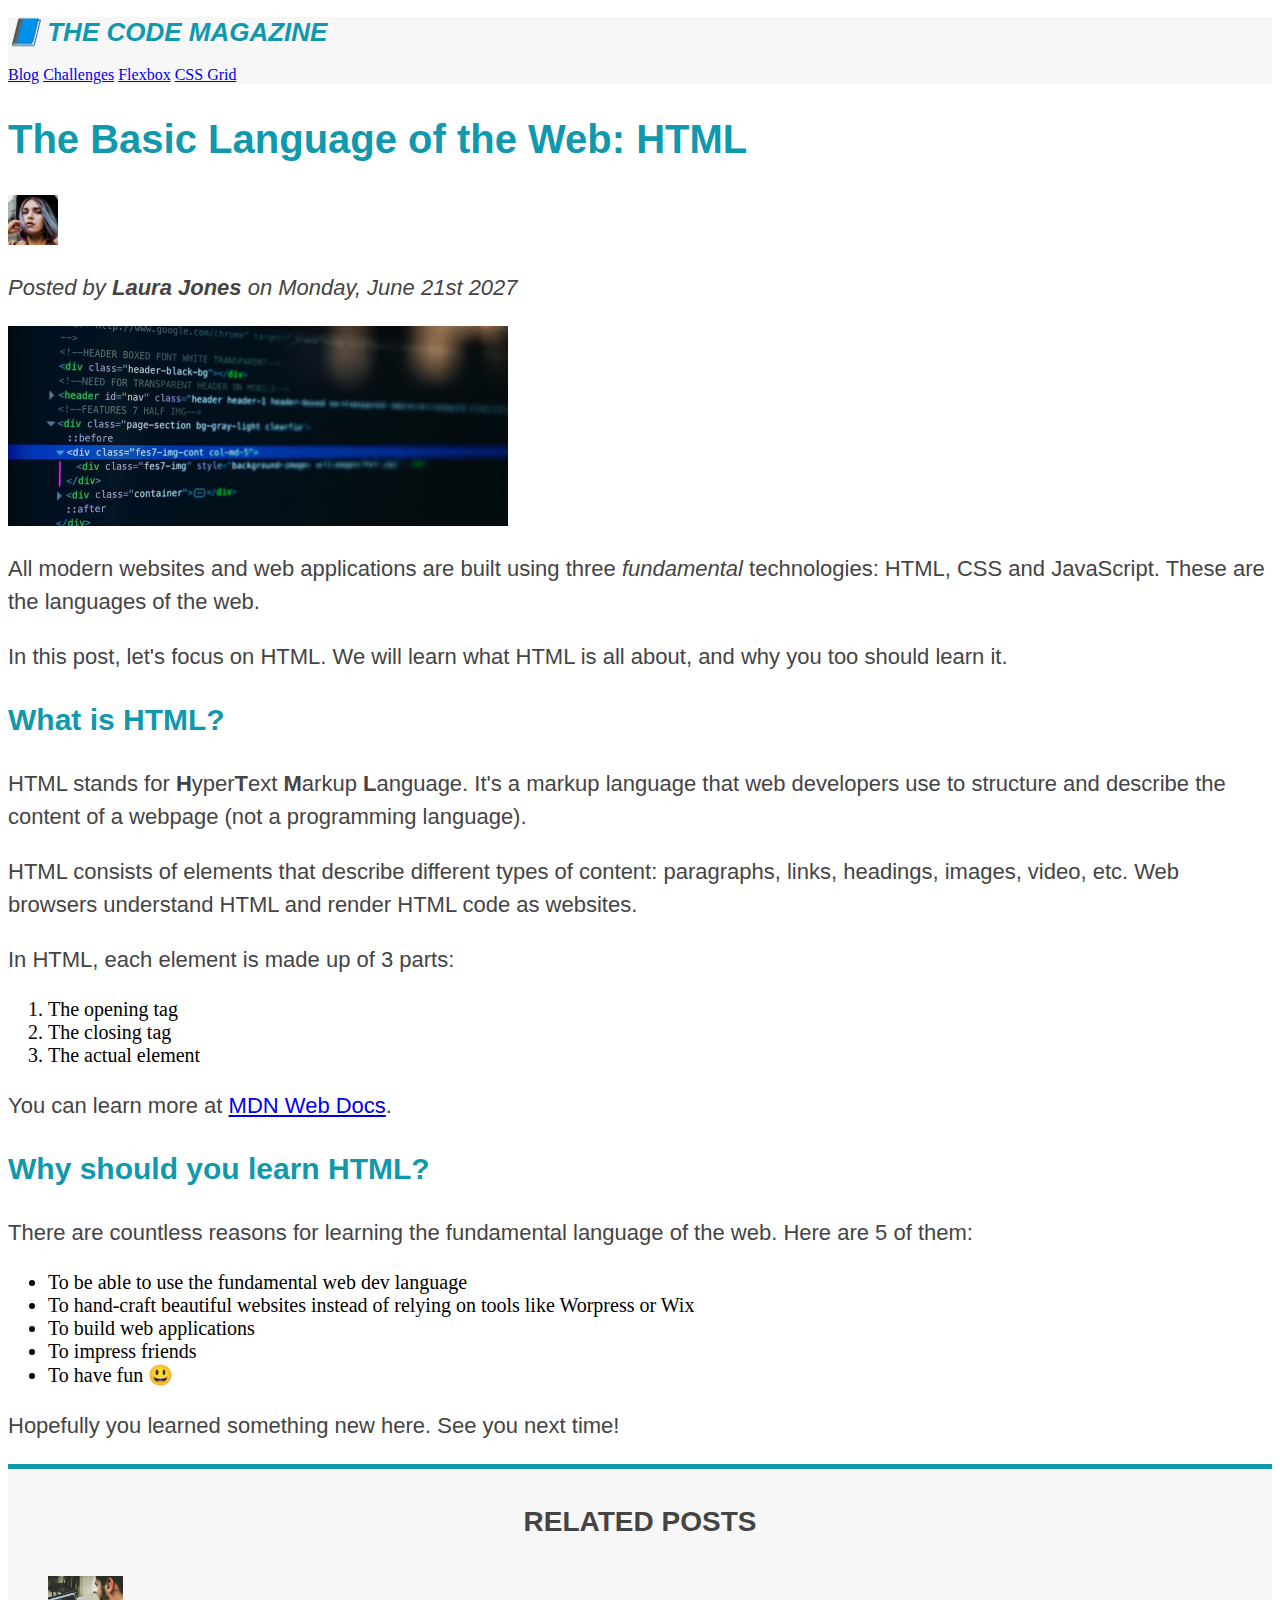
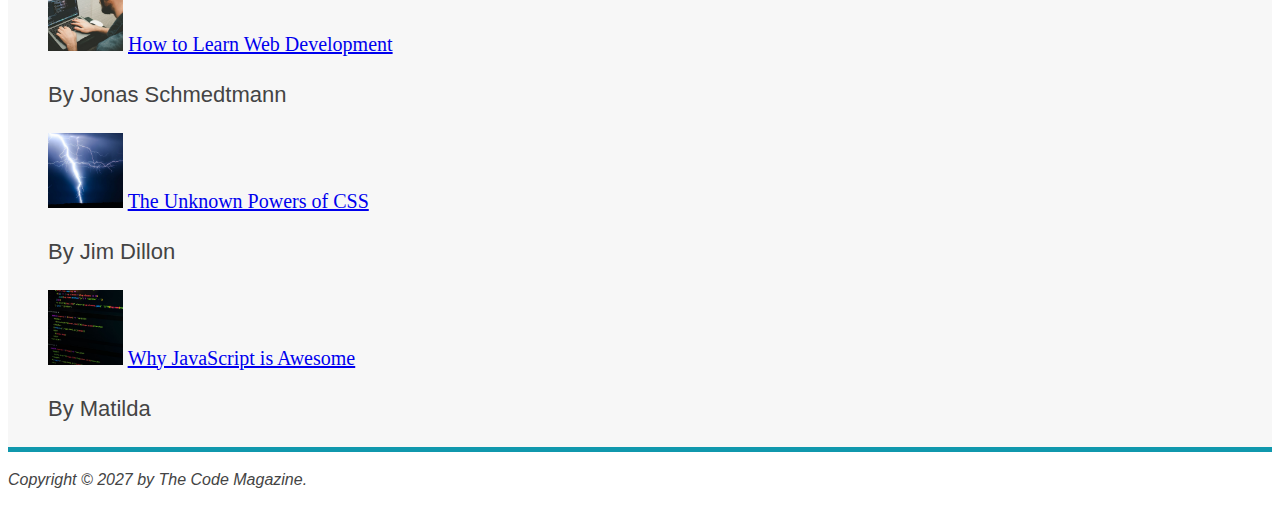
<file: Material do curso/html-css-course-master/html-css-course-master/starter/03-CSS-Fundamentals/index.html>
<!DOCTYPE html>
<html lang="en">
  <head>
    <meta charset="UTF-8" />
    <link rel="stylesheet" href="style.css" />
    <title>The Basic Language of the Web: HTML</title>
  </head>

  <body>
    <!--
    <h1>The Basic Language of the Web: HTML</h1>
    <h2>The Basic Language of the Web: HTML</h2>
    <h3>The Basic Language of the Web: HTML</h3>
    <h4>The Basic Language of the Web: HTML</h4>
    <h5>The Basic Language of the Web: HTML</h5>
    <h6>The Basic Language of the Web: HTML</h6>
    -->

    <header class="main-header">
      <h1>📘 The Code Magazine</h1>

      <nav>
        <a href="blog.html">Blog</a>
        <a href="#">Challenges</a>
        <a href="#">Flexbox</a>
        <a href="#">CSS Grid</a>
      </nav>
    </header>

    <article>
      <header>
        <h2>The Basic Language of the Web: HTML</h2>

        <img
          src="img/laura-jones.jpg"
          alt="Headshot of Laura Jones"
          height="50"
          width="50"
        />

        <p id="author">
          Posted by <strong>Laura Jones</strong> on Monday, June 21st 2027
        </p>

        <img
          src="img/post-img.jpg"
          alt="HTML code on a screen"
          width="500"
          height="200"
        />
      </header>

      <p>
        All modern websites and web applications are built using three
        <em>fundamental</em>
        technologies: HTML, CSS and JavaScript. These are the languages of the
        web.
      </p>

      <p>
        In this post, let's focus on HTML. We will learn what HTML is all about,
        and why you too should learn it.
      </p>

      <h3>What is HTML?</h3>
      <p>
        HTML stands for <strong>H</strong>yper<strong>T</strong>ext
        <strong>M</strong>arkup <strong>L</strong>anguage. It's a markup
        language that web developers use to structure and describe the content
        of a webpage (not a programming language).
      </p>
      <p>
        HTML consists of elements that describe different types of content:
        paragraphs, links, headings, images, video, etc. Web browsers understand
        HTML and render HTML code as websites.
      </p>
      <p>In HTML, each element is made up of 3 parts:</p>

      <ol>
        <li>The opening tag</li>
        <li>The closing tag</li>
        <li>The actual element</li>
      </ol>

      <p>
        You can learn more at
        <a
          href="https://developer.mozilla.org/en-US/docs/Web/HTML"
          target="_blank"
          >MDN Web Docs</a
        >.
      </p>

      <h3>Why should you learn HTML?</h3>

      <p>
        There are countless reasons for learning the fundamental language of the
        web. Here are 5 of them:
      </p>

      <ul>
        <li>To be able to use the fundamental web dev language</li>
        <li>
          To hand-craft beautiful websites instead of relying on tools like
          Worpress or Wix
        </li>
        <li>To build web applications</li>
        <li>To impress friends</li>
        <li>To have fun 😃</li>
      </ul>

      <p>Hopefully you learned something new here. See you next time!</p>
    </article>

    <aside>
      <h4>Related posts</h4>

      <ul class="related">
        <li>
          <img
            src="img/related-1.jpg"
            alt="Person programming"
            width="75"
            width="75"
          />
          <a href="#">How to Learn Web Development</a>
          <p>By Jonas Schmedtmann</p>
        </li>
        <li>
          <img src="img/related-2.jpg" alt="Lightning" width="75" heigth="75" />
          <a href="#">The Unknown Powers of CSS</a>
          <p>By Jim Dillon</p>
        </li>
        <li>
          <img
            src="img/related-3.jpg"
            alt="JavaScript code on a screen"
            width="75"
            height="75"
          />
          <a href="#">Why JavaScript is Awesome</a>
          <p>By Matilda</p>
        </li>
      </ul>
    </aside>

    <footer><p>Copyright &copy; 2027 by The Code Magazine.</p></footer>
  </body>
</html>
</file>
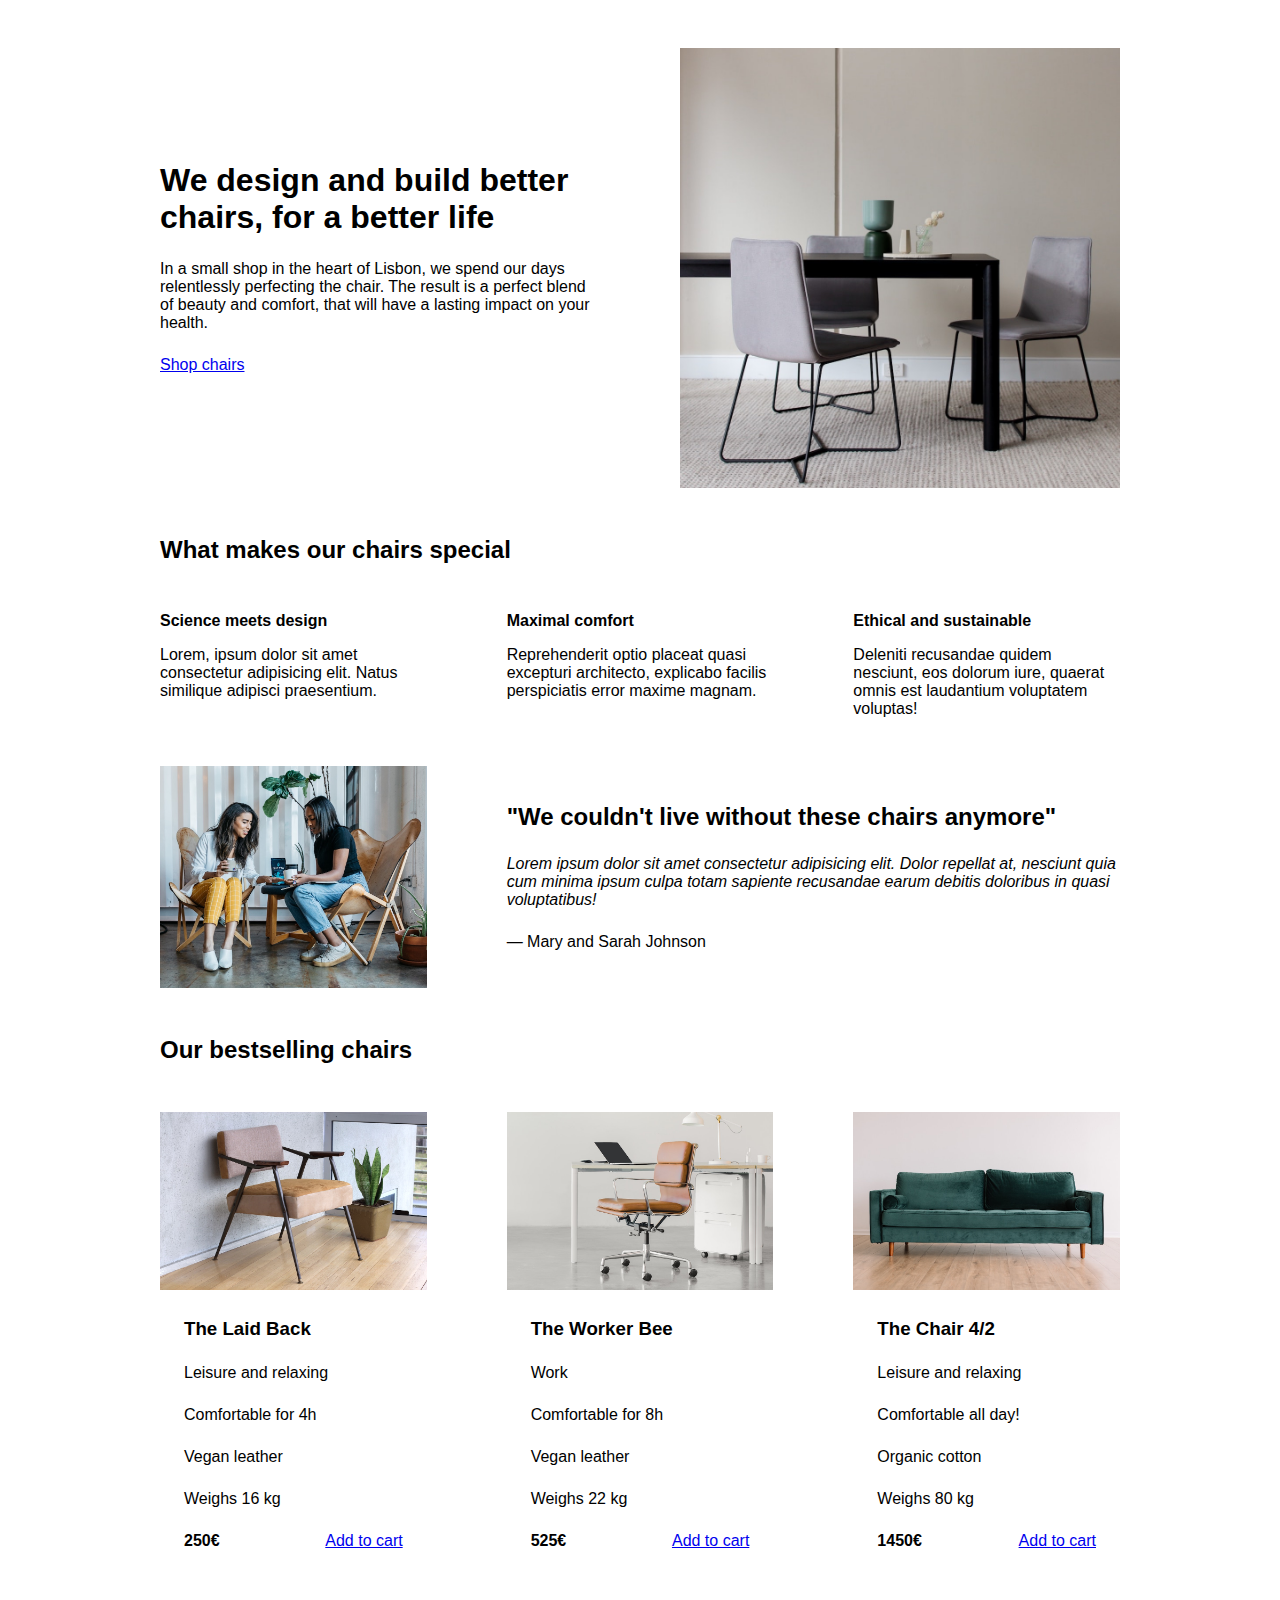
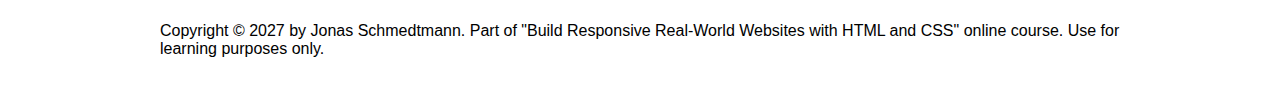
<file: Material do curso/html-css-course-master/html-css-course-master/starter/05-Design/index.html>
<!DOCTYPE html>
<html lang="en">
  <head>
    <meta charset="UTF-8" />
    <meta http-equiv="X-UA-Compatible" content="IE=edge" />
    <meta name="viewport" content="width=device-width, initial-scale=1.0" />

    <link rel="stylesheet" href="style.css" />
    <title>Lisbon Chair Shop</title>
  </head>
  <body>
    <div class="container">
      <header>
        <div class="header-text-box">
          <h1>We design and build better chairs, for a better life</h1>
          <p class="header-text">
            In a small shop in the heart of Lisbon, we spend our days
            relentlessly perfecting the chair. The result is a perfect blend of
            beauty and comfort, that will have a lasting impact on your health.
          </p>
          <a class="btn btn--big" href="#">Shop chairs</a>
        </div>
        <img src="hero.jpg" alt="Photo" />
      </header>

      <section>
        <h2>What makes our chairs special</h2>
        <div class="grid-3-cols">
          <div>
            <p class="features-title"><strong>Science meets design</strong></p>
            <p class="features-text">
              Lorem, ipsum dolor sit amet consectetur adipisicing elit. Natus
              similique adipisci praesentium.
            </p>
          </div>

          <div>
            <p class="features-title">
              <strong>Maximal comfort</strong>
            </p>
            <p class="features-text">
              Reprehenderit optio placeat quasi excepturi architecto, explicabo
              facilis perspiciatis error maxime magnam.
            </p>
          </div>

          <div>
            <p class="features-title">
              <strong>Ethical and sustainable</strong>
            </p>
            <p class="features-text">
              Deleniti recusandae quidem nesciunt, eos dolorum iure, quaerat
              omnis est laudantium voluptatem voluptas!
            </p>
          </div>
        </div>
      </section>

      <section class="testimonial-section">
        <div class="grid-3-cols">
          <img src="customers.jpg" alt="People sitting on chairs" />
          <div class="testimonial-box">
            <h2>"We couldn't live without these chairs anymore"</h2>
            <blockquote class="testimonial-text">
              Lorem ipsum dolor sit amet consectetur adipisicing elit. Dolor
              repellat at, nesciunt quia cum minima ipsum culpa totam sapiente
              recusandae earum debitis doloribus in quasi voluptatibus!
            </blockquote>
            <p class="testimonial-author">&mdash; Mary and Sarah Johnson</p>
          </div>
        </div>
      </section>

      <section>
        <h2>Our bestselling chairs</h2>
        <div class="grid-3-cols">
          <figure class="chair">
            <img src="chair-1.jpg" alt="Chair" />
            <div class="chair-box">
              <h3>The Laid Back</h3>
              <ul class="chair-details">
                <li>
                  <!-- Span is a generic INLINE text element, it doesn't have any meaning. It's like a div element, but inline -->
                  <span>Leisure and relaxing</span>
                </li>
                <li>
                  <span>Comfortable for 4h</span>
                </li>
                <li>
                  <span>Vegan leather</span>
                </li>
                <li>
                  <span>Weighs 16 kg</span>
                </li>
              </ul>
              <div class="chair-price">
                <strong>250€</strong>
                <a href="#" class="btn btn--small">Add to cart</a>
              </div>
            </div>
          </figure>

          <figure class="chair">
            <img src="chair-2.jpg" alt="Chair" />
            <div class="chair-box">
              <h3>The Worker Bee</h3>
              <ul class="chair-details">
                <li>
                  <span>Work</span>
                </li>
                <li>
                  <span>Comfortable for 8h</span>
                </li>
                <li>
                  <span>Vegan leather</span>
                </li>
                <li>
                  <span>Weighs 22 kg</span>
                </li>
              </ul>
              <div class="chair-price">
                <strong>525€</strong>
                <a href="#" class="btn btn--small">Add to cart</a>
              </div>
            </div>
          </figure>

          <figure class="chair">
            <img src="chair-3.jpg" alt="Chair" />
            <div class="chair-box">
              <h3>The Chair 4/2</h3>
              <ul class="chair-details">
                <li>
                  <span>Leisure and relaxing</span>
                </li>
                <li>
                  <span>Comfortable all day!</span>
                </li>
                <li>
                  <span>Organic cotton</span>
                </li>
                <li>
                  <span>Weighs 80 kg</span>
                </li>
              </ul>
              <div class="chair-price">
                <strong>1450€</strong>
                <a href="#" class="btn btn--small">Add to cart</a>
              </div>
            </div>
          </figure>
        </div>
      </section>

      <footer>
        Copyright &copy; 2027 by Jonas Schmedtmann. Part of "Build Responsive
        Real-World Websites with HTML and CSS" online course. Use for learning
        purposes only.
      </footer>
    </div>
  </body>
</html>
</file>
<file: Material do curso/html-css-course-master/html-css-course-master/final/03-CSS-Fundamentals/style.css>
* {
  /* border-top: 10px solid #1098ad; */
  margin: 0;
  padding: 0;
}

/* PAGE SECTIONS */
body {
  color: #444;
  font-family: sans-serif;

  border-top: 10px solid #1098ad;
  position: relative;
}

.container {
  width: 800px;
  /* margin-left: auto;
  margin-right: auto; */
  margin: 0 auto;
}

.main-header {
  background-color: #f7f7f7;
  /* padding: 20px;
  padding-left: 40px;
  padding-right: 40px; */
  padding: 20px 40px;
  margin-bottom: 60px;
  /* height: 80px; */
}

nav {
  font-size: 18px;
  /* text-align: center; */
}

article {
  margin-bottom: 60px;
}

.post-header {
  margin-bottom: 40px;
  /* position: relative; */
}

aside {
  background-color: #f7f7f7;
  border-top: 5px solid #1098ad;
  border-bottom: 5px solid #1098ad;
  /* padding-top: 50px;
  padding-bottom: 50px; */
  padding: 50px 0;
  width: 500px;
}

/* SMALLER ELEMENTS */
h1,
h2,
h3 {
  color: #1098ad;
}

h1 {
  font-size: 26px;
  text-transform: uppercase;
  font-style: italic;
}

h2 {
  font-size: 40px;
  margin-bottom: 30px;
}

h3 {
  font-size: 30px;
  margin-bottom: 20px;
  margin-top: 40px;
}

h4 {
  font-size: 20px;
  text-transform: uppercase;
  text-align: center;
}

p {
  font-size: 22px;
  line-height: 1.5;
  margin-bottom: 15px;
}

ul,
ol {
  margin-left: 50px;
  margin-bottom: 20px;
}

li {
  font-size: 20px;
  margin-bottom: 10px;
  /* display: inline; */
}

li:last-child {
  margin-bottom: 0;
}

/* footer p {
  font-size: 16px;
} */

/* article header p {
  font-style: italic;
} */

#author {
  font-style: italic;
  font-size: 18px;
}

#copyright {
  font-size: 16px;
}

.related-author {
  font-size: 18px;
  font-weight: bold;
}

/* ul {
  list-style: none;
} */

.related {
  list-style: none;
}

body {
  /* background-color: orangered; */
}

/* .first-li {
  font-weight: bold;
} */

li:first-child {
  font-weight: bold;
}

li:last-child {
  font-style: italic;
}

li:nth-child(even) {
  /* color: red; */
}

/* Misconception: this won't work! */
article p:first-child {
  color: red;
}

/* Styling links */
a:link {
  color: #1098ad;
  text-decoration: none;
}

a:visited {
  /* color: #777; */
  color: #1098ad;
}

a:hover {
  color: orangered;
  font-weight: bold;
  text-decoration: underline orangered;
}

a:active {
  background-color: black;
  font-style: italic;
}
/* LVHA */

.post-img {
  width: 100%;
  height: auto;
}

nav a:link {
  /* background-color: orangered;
  margin: 20px;
  padding: 20px;

  display: block; */

  margin-right: 30px;
  margin-top: 10px;
  display: inline-block;
}

nav a:link:last-child {
  margin-right: 0;
}

button {
  font-size: 22px;
  padding: 20px;
  cursor: pointer;

  position: absolute;
  /* top: 50px;
  left: 50px; */
  bottom: 50px;
  right: 50px;
}

h1::first-letter {
  font-style: normal;
  margin-right: 5px;
}

h3 + p::first-line {
  /* color: red; */
}

h2 {
  /* background-color: orange; */
  position: relative;
}

h2::before {
  content: "TOP";
  background-color: #ffe70e;
  color: #444;
  font-size: 16px;
  font-weight: bold;
  display: inline-block;
  padding: 5px 10px;
  position: absolute;
  top: -10px;
  right: -25px;
}

/* Resolving conflicts */
/* #copyright {
  color: red;
}

.copyright {
  color: blue;
}

.text {
  color: yellow;
}

footer p {
  color: green !important;
} */

/* nav a:link,
nav p {
  font-size: 18px;
} */
</file>
<file: Material do curso/html-css-course-master/html-css-course-master/final/04-CSS-Layouts/style.css>
* {
  /* border-top: 10px solid #1098ad; */
  margin: 0;
  padding: 0;
  box-sizing: border-box;
}

/* PAGE SECTIONS */
body {
  color: #444;
  font-family: sans-serif;

  border-top: 10px solid #1098ad;
  position: relative;
}

.container {
  width: 1200px;
  /* margin-left: auto;
  margin-right: auto; */
  margin: 0 auto;
}

.main-header {
  background-color: #f7f7f7;
  /* padding: 20px;
  padding-left: 40px;
  padding-right: 40px; */
  padding: 20px 40px;
  /* margin-bottom: 60px; */
  /* height: 80px; */
}

nav {
  font-size: 18px;
  /* text-align: center; */
}

article {
  /* margin-bottom: 60px; */
}

.post-header {
  margin-bottom: 40px;
  /* position: relative; */
}

aside {
  background-color: #f7f7f7;
  border-top: 5px solid #1098ad;
  border-bottom: 5px solid #1098ad;
  padding: 50px 40px;
}

/* SMALLER ELEMENTS */
h1,
h2,
h3 {
  color: #1098ad;
}

h1 {
  font-size: 26px;
  text-transform: uppercase;
  font-style: italic;
}

h2 {
  font-size: 40px;
  margin-bottom: 30px;
}

h3 {
  font-size: 30px;
  margin-bottom: 20px;
  margin-top: 40px;
}

h4 {
  font-size: 20px;
  text-transform: uppercase;
  text-align: center;
  margin-bottom: 30px;
}

p {
  font-size: 22px;
  line-height: 1.5;
  margin-bottom: 15px;
}

ul,
ol {
  margin-left: 50px;
  margin-bottom: 20px;
}

li {
  font-size: 20px;
  margin-bottom: 10px;
  /* display: inline; */
}

li:last-child {
  margin-bottom: 0;
}

/* footer p {
  font-size: 16px;
} */

/* article header p {
  font-style: italic;
} */

#author {
  font-style: italic;
  font-size: 18px;
}

#copyright {
  font-size: 16px;
}

.related-author {
  font-size: 18px;
  font-weight: bold;
}

/* ul {
  list-style: none;
} */

.related {
  list-style: none;
  margin-left: 0;
}

body {
  /* background-color: orangered; */
}

/* .first-li {
  font-weight: bold;
} */

li:first-child {
  font-weight: bold;
}

li:last-child {
  font-style: italic;
}

li:nth-child(even) {
  /* color: red; */
}

/* Misconception: this won't work! */
article p:first-child {
  color: red;
}

/* Styling links */
a:link {
  color: #1098ad;
  text-decoration: none;
}

a:visited {
  /* color: #777; */
  color: #1098ad;
}

a:hover {
  color: orangered;
  font-weight: bold;
  text-decoration: underline orangered;
}

a:active {
  background-color: black;
  font-style: italic;
}
/* LVHA */

.post-img {
  width: 100%;
  height: auto;
}

nav a:link {
  /* background-color: orangered;
  margin: 20px;
  padding: 20px;

  display: block; */

  margin-right: 30px;
  display: inline-block;
}

nav a:link:last-child {
  margin-right: 0;
}

button {
  font-size: 22px;
  padding: 20px;
  cursor: pointer;

  position: absolute;
  /* top: 50px;
  left: 50px; */
  bottom: 50px;
  right: 50px;
}

h1::first-letter {
  font-style: normal;
  margin-right: 5px;
}

h3 + p::first-line {
  /* color: red; */
}

h2 {
  /* background-color: orange; */
  position: relative;
}

h2::before {
  content: "TOP";
  background-color: #ffe70e;
  color: #444;
  font-size: 16px;
  font-weight: bold;
  display: inline-block;
  padding: 5px 10px;
  position: absolute;
  top: -10px;
  right: -25px;
}

/* Resolving conflicts */
/* #copyright {
  color: red;
}

.copyright {
  color: blue;
}

.text {
  color: yellow;
}

footer p {
  color: green !important;
} */

/* nav a:link,
nav p {
  font-size: 18px;
} */

/* FLOATS */
/*
.author-img {
  float: left;
  margin-bottom: 20px;
}

.author {
  float: left;
  margin-top: 10px;
  margin-left: 20px;
}

h1 {
  float: left;
}

nav {
  float: right;
}

.clear {
  clear: both;
}

.clearfix::after {
  clear: both;
  content: "";
  display: block;
}

article {
  width: 825px;
  float: left;
}

aside {
  width: 300px;
  float: right;
}

footer {
  clear: both;
}
*/

/* FLEXBOX */
.main-header {
  display: flex;
  align-items: center;
  justify-content: space-between;
}

.author-box {
  display: flex;
  align-items: center;
  margin-bottom: 15px;
}

.author {
  margin-bottom: 0;
  margin-left: 15px;
}

.related-post {
  display: flex;
  align-items: center;
  gap: 20px;
  margin-bottom: 30px;
}

.related-link:link {
  font-size: 17px;
  font-weight: bold;
  font-style: normal;
  margin-bottom: 5px;
  display: block;
}

.related-author {
  margin-bottom: 0;
  font-size: 14px;
  font-weight: normal;
  font-style: italic;
}

/* FLEXBOX LAYOUT */
/* .row {
  display: flex;
  align-items: flex-start;
  gap: 75px;
  margin-bottom: 60px;
}

article {
  flex: 1;
  margin-bottom: 0;
}

aside {
  
  DEFAULTS:
  flex-grow: 0;
  flex-shrink: 1;
  flex-basis: auto;

  flex: 0 0 300px;
} */

/* CSS GRID LAYOUT */
.container {
  display: grid;
  grid-template-columns: 1fr 300px;
  column-gap: 75px;
  row-gap: 60px;
  align-items: start;
}

.main-header {
  /* grid-column: 1 / span 2; */
  grid-column: 1 / -1;
}

article {
}

aside {
}

footer {
  grid-column: 1 / -1;
}
</file>
<file: Material do curso/html-css-course-master/html-css-course-master/final/05-Design/style.css>
/*
SPACING SYSTEM (px)
2 / 4 / 8 / 12 / 16 / 24 / 32 / 48 / 64 / 80 / 96 / 128

FONT SIZE SYSTEM (px)
10 / 12 / 14 / 16 / 18 / 20 / 24 / 30 / 36 / 44 / 52 / 62 / 74 / 86 / 98
*/

/* 
MAIN COLOR: #087f5b
GREY COLOR: #343a40
*/

* {
  margin: 0;
  padding: 0;
  box-sizing: border-box;
}

/* ------------------------ */
/* GENERAL STYLES */
/* ------------------------ */
body {
  font-family: "Inter", sans-serif;
  color: #343a40;
  border-bottom: 8px solid #087f5b;
}

.container {
  width: 960px;
  margin: 0 auto;
}

header,
section {
  margin-bottom: 96px;
}

h2 {
  margin-bottom: 48px;
  font-size: 36px;
  letter-spacing: -0.5px;
  /* 24 / 30 / 36 */
}

.grid-3-cols {
  display: grid;
  grid-template-columns: repeat(3, 1fr);
  column-gap: 80px;
}

.btn:link,
.btn:visited {
  background-color: #087f5b;
  color: #fff;
  text-decoration: none;
  text-transform: uppercase;
  font-weight: 500;

  display: inline-block;
  border-radius: 100px;
}

.btn:hover,
.btn:active {
  background-color: #099268;
}

.btn--big {
  font-size: 18px;
  padding: 16px 32px;
}

.btn--small {
  font-size: 14px;
  padding: 8px 12px;
}

img {
  border-radius: 12px;
}

/* ------------------------ */
/* COMPONENT STYLES */
/* ------------------------ */

/* HEADER */
header {
  display: grid;
  grid-template-columns: repeat(2, 1fr);
  column-gap: 80px;
  margin-top: 64px;
}

.header-text-box {
  align-self: center;
}

h1 {
  margin-bottom: 32px;
  font-size: 44px;
  line-height: 1.1;
  letter-spacing: -1px;
  /* 44 / 52 / 62 */

  /* text-shadow: 0 5px 5px rgba(0, 0, 0, 0.2); */
}

.header-text {
  margin-bottom: 24px;
  font-size: 18px;
  line-height: 1.7;
}

img {
  width: 100%;
}

/* FEATURES */
.features-icon {
  stroke: #087f5b;
  width: 32px;
  heigh: 32px;
  margin-bottom: 24px;
}

.features-title {
  margin-bottom: 16px;
  font-size: 20px;
}

.features-text {
  font-size: 18px;
  line-height: 1.7;
}

/* TESTIMONIAL */
.testimonial-section {
  background-color: #087f5b;
  color: #fff;
  padding: 24px;
  border-radius: 12px;
}

.testimonial-box {
  grid-column: 2 / -1;
  align-self: center;
}

.testimonial-box h2 {
  margin-bottom: 24px;
  /* 20 / 24 / 30 */
  font-size: 24px;
}

.testimonial-text {
  font-style: italic;
  margin-bottom: 24px;
  font-size: 18px;
  line-height: 1.7;
  color: ##e6fcf5;
}

.testimonial-author {
  color: #c3fae8;
}

/* CHAIRS */
.chair {
  box-shadow: 0 20px 30px 0 rgba(0, 0, 0, 0.07);
  border-radius: 12px;
}

.chair img {
  border-bottom-left-radius: 0;
  border-bottom-right-radius: 0;
}

.chair-box {
  padding: 32px;
}

h3 {
  margin-bottom: 24px;
  font-size: 20px;
}

.chair-details {
  list-style: none;
  margin-bottom: 48px;
}

.chair-details li {
  display: flex;
  align-items: center;
  gap: 12px;
  margin-bottom: 16px;
}

.chair-details li:last-child {
  margin-bottom: 0;
}

.chair-icon {
  stroke: #087f5b;
  width: 24px;
  height: 24px;
}

.chair-price {
  display: flex;
  justify-content: space-between;
  align-items: center;
  font-size: 20px;
}

footer {
  margin-bottom: 48px;
  font-size: 14px;
  color: #495057;
}
</file>
<file: Material do curso/html-css-course-master/html-css-course-master/starter/03-CSS-Fundamentals/style.css>
h1,
h2,
h3,
h4,
p {
  font-family: sans-serif;
  color: #444;
}

h1,
h2,
h3 {
  color: #1098ad;
}
li body {
  background-color: #ffffff;
}

h1 {
  /* Fontes */
  font-size: 26px;

  /* Deixando a fonte Maiuscula  */
  text-transform: uppercase;
  font-style: italic;
}

h2 {
  font-size: 40px;
}

h3 {
  font-size: 30px;
}

h4 {
  font-size: 28px;
  text-transform: uppercase;
  text-align: center;
}

p {
  font-size: 22px;
  line-height: 1.5;
}

li {
  font-size: 20px;
}

footer p {
  font-size: 16px;
  font-style: italic;
}

#author {
  font-style: italic;
}

.related {
  list-style: none;
}

.main-header {
  background-color: #f7f7f7;
}

aside {
  background-color: #f7f7f7;
  border-top: 5px solid #1098ad;
  border-bottom: 5px solid #1098ad;
}
</file>
<file: Material do curso/html-css-course-master/html-css-course-master/starter/05-Design/style.css>
/*
SPACING SYSTEM (px)
2 / 4 / 8 / 12 / 16 / 24 / 32 / 48 / 64 / 80 / 96 / 128

FONT SIZE SYSTEM (px)
10 / 12 / 14 / 16 / 18 / 20 / 24 / 30 / 36 / 44 / 52 / 62 / 74 / 86 / 98
*/

* {
  margin: 0;
  padding: 0;
  box-sizing: border-box;
}

/* ------------------------ */
/* GENERAL STYLES */
/* ------------------------ */
body {
  font-family: sans-serif;
}

.container {
  width: 960px;
  margin: 0 auto;
}

header,
section {
  margin-bottom: 48px;
}

h2 {
  margin-bottom: 48px;
}

.grid-3-cols {
  display: grid;
  grid-template-columns: repeat(3, 1fr);
  column-gap: 80px;
}

/* ------------------------ */
/* COMPONENT STYLES */
/* ------------------------ */

/* HEADER */
header {
  display: grid;
  grid-template-columns: repeat(2, 1fr);
  column-gap: 80px;
  margin-top: 48px;
}

.header-text-box {
  align-self: center;
}

h1 {
  margin-bottom: 24px;
}

.header-text {
  margin-bottom: 24px;
}

img {
  width: 100%;
}

/* FEATURES */
.features-icon {
}

.features-title {
  margin-bottom: 16px;
}

.features-text {
}

/* TESTIMONIAL */
.testimonial-section {
}

.testimonial-box {
  grid-column: 2 / -1;
  align-self: center;
}

.testimonial-box h2 {
  margin-bottom: 24px;
}

.testimonial-text {
  font-style: italic;
  margin-bottom: 24px;
}

/* CHAIRS */
.chair-box {
  padding: 24px;
}

h3 {
  margin-bottom: 24px;
}

.chair-details {
  list-style: none;
  margin-bottom: 24px;
}

.chair-details li {
  display: flex;
  align-items: center;
  gap: 12px;
  margin-bottom: 24px;
}

.chair-details li:last-child {
  margin-bottom: 0;
}

.chair-icon {
}

.chair-price {
  display: flex;
  justify-content: space-between;
}

footer {
  margin-bottom: 48px;
}
</file>
